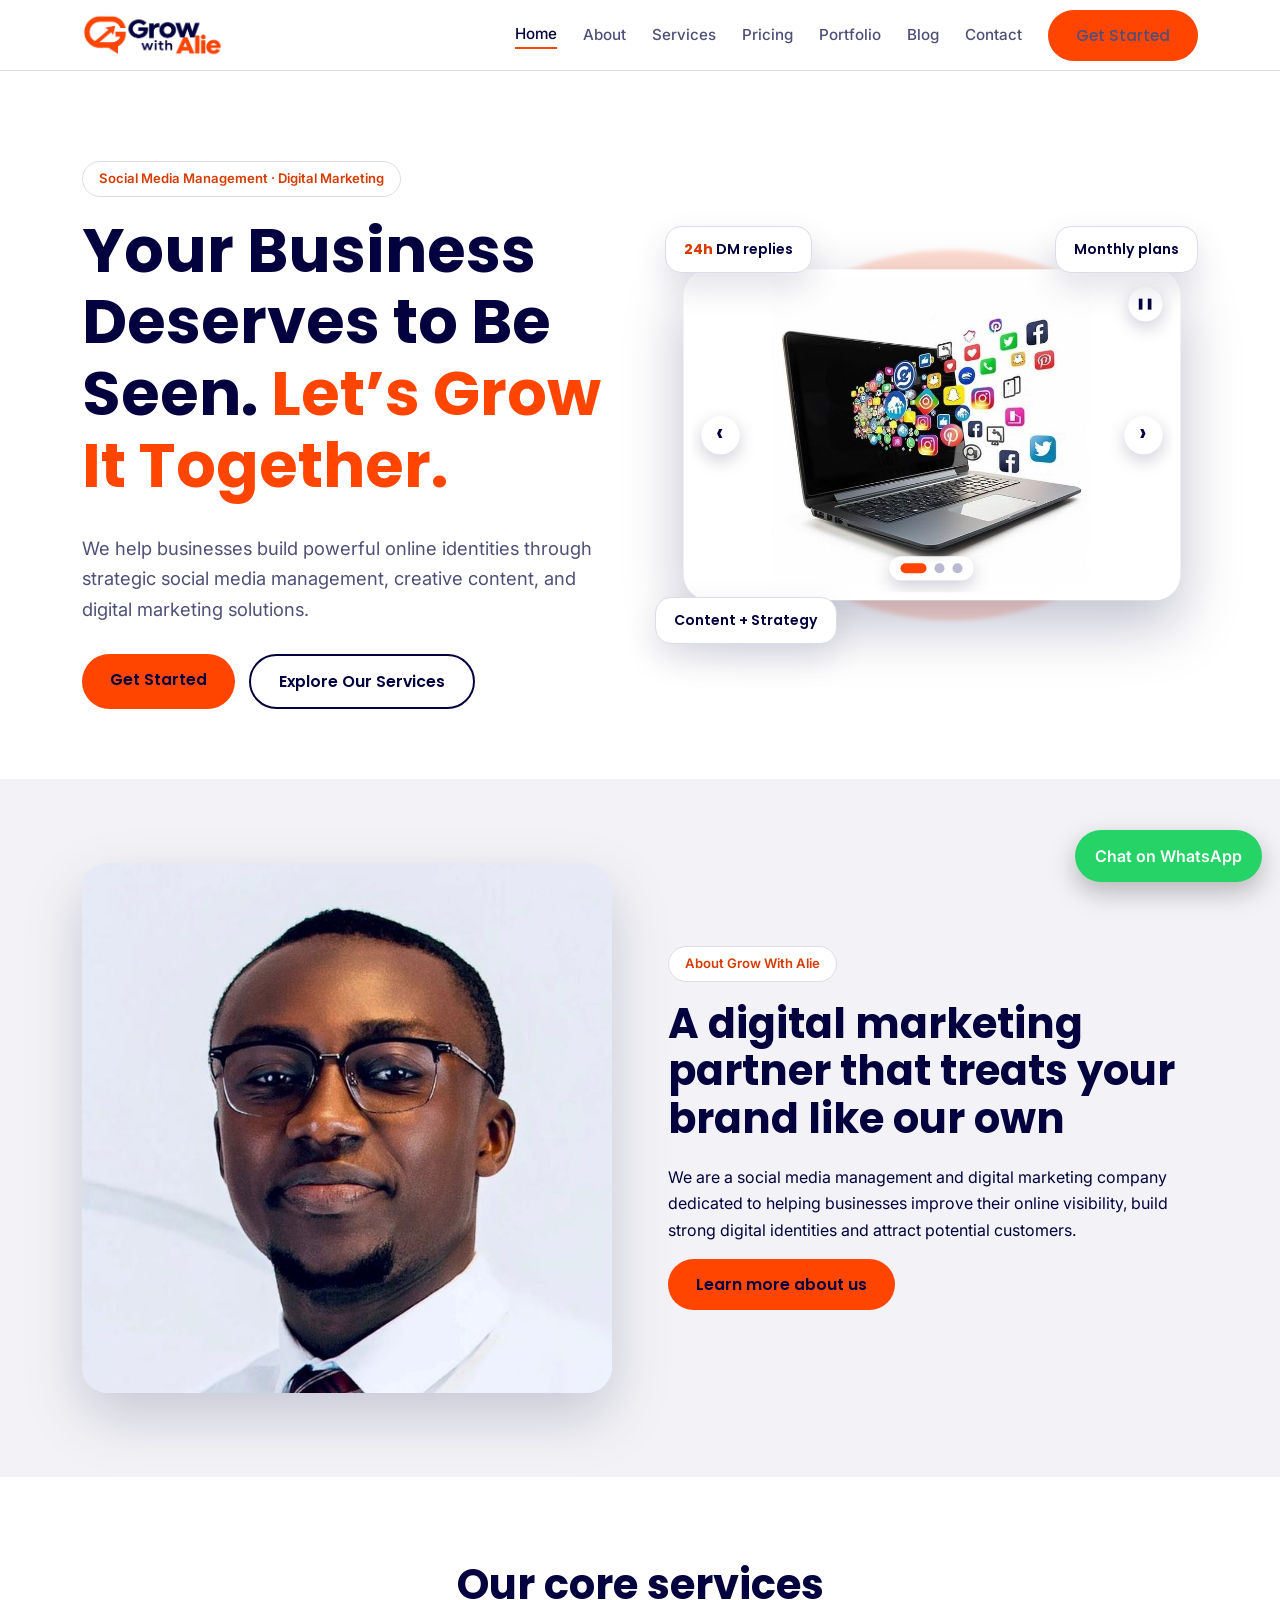
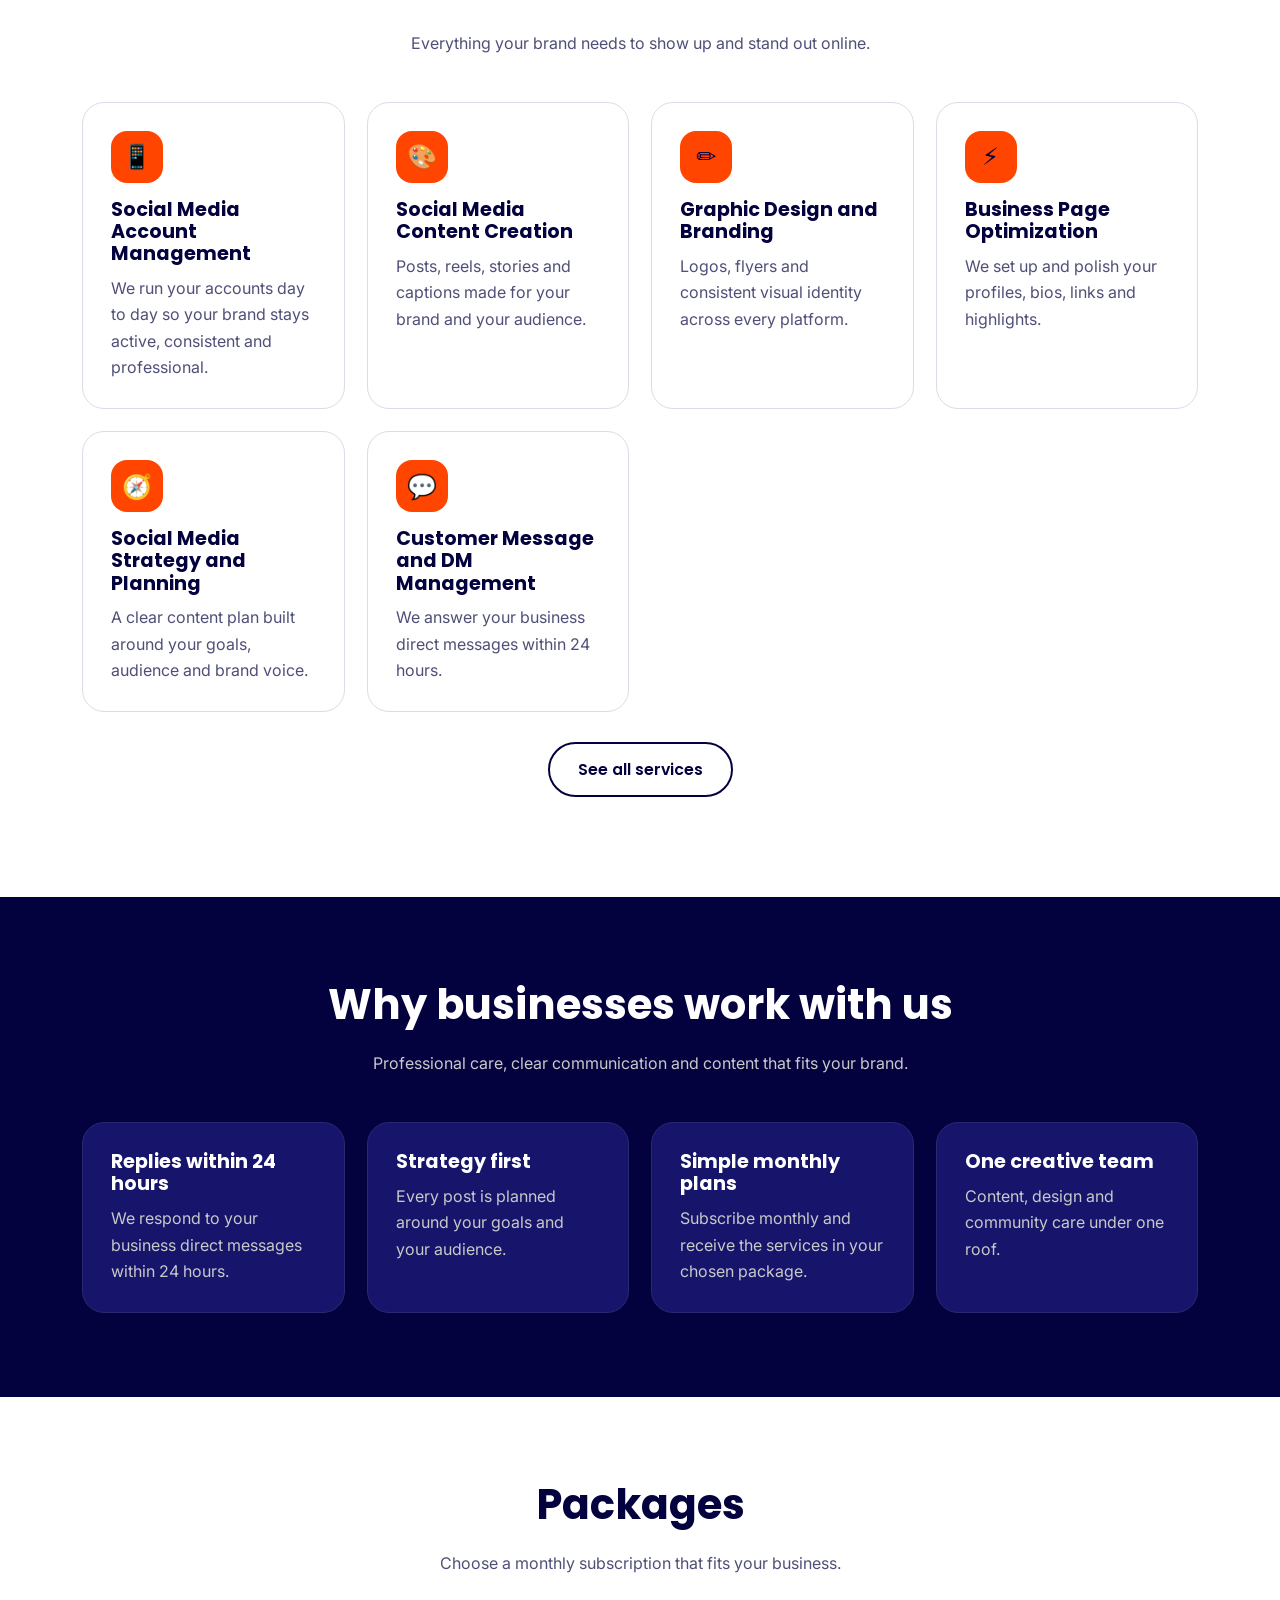
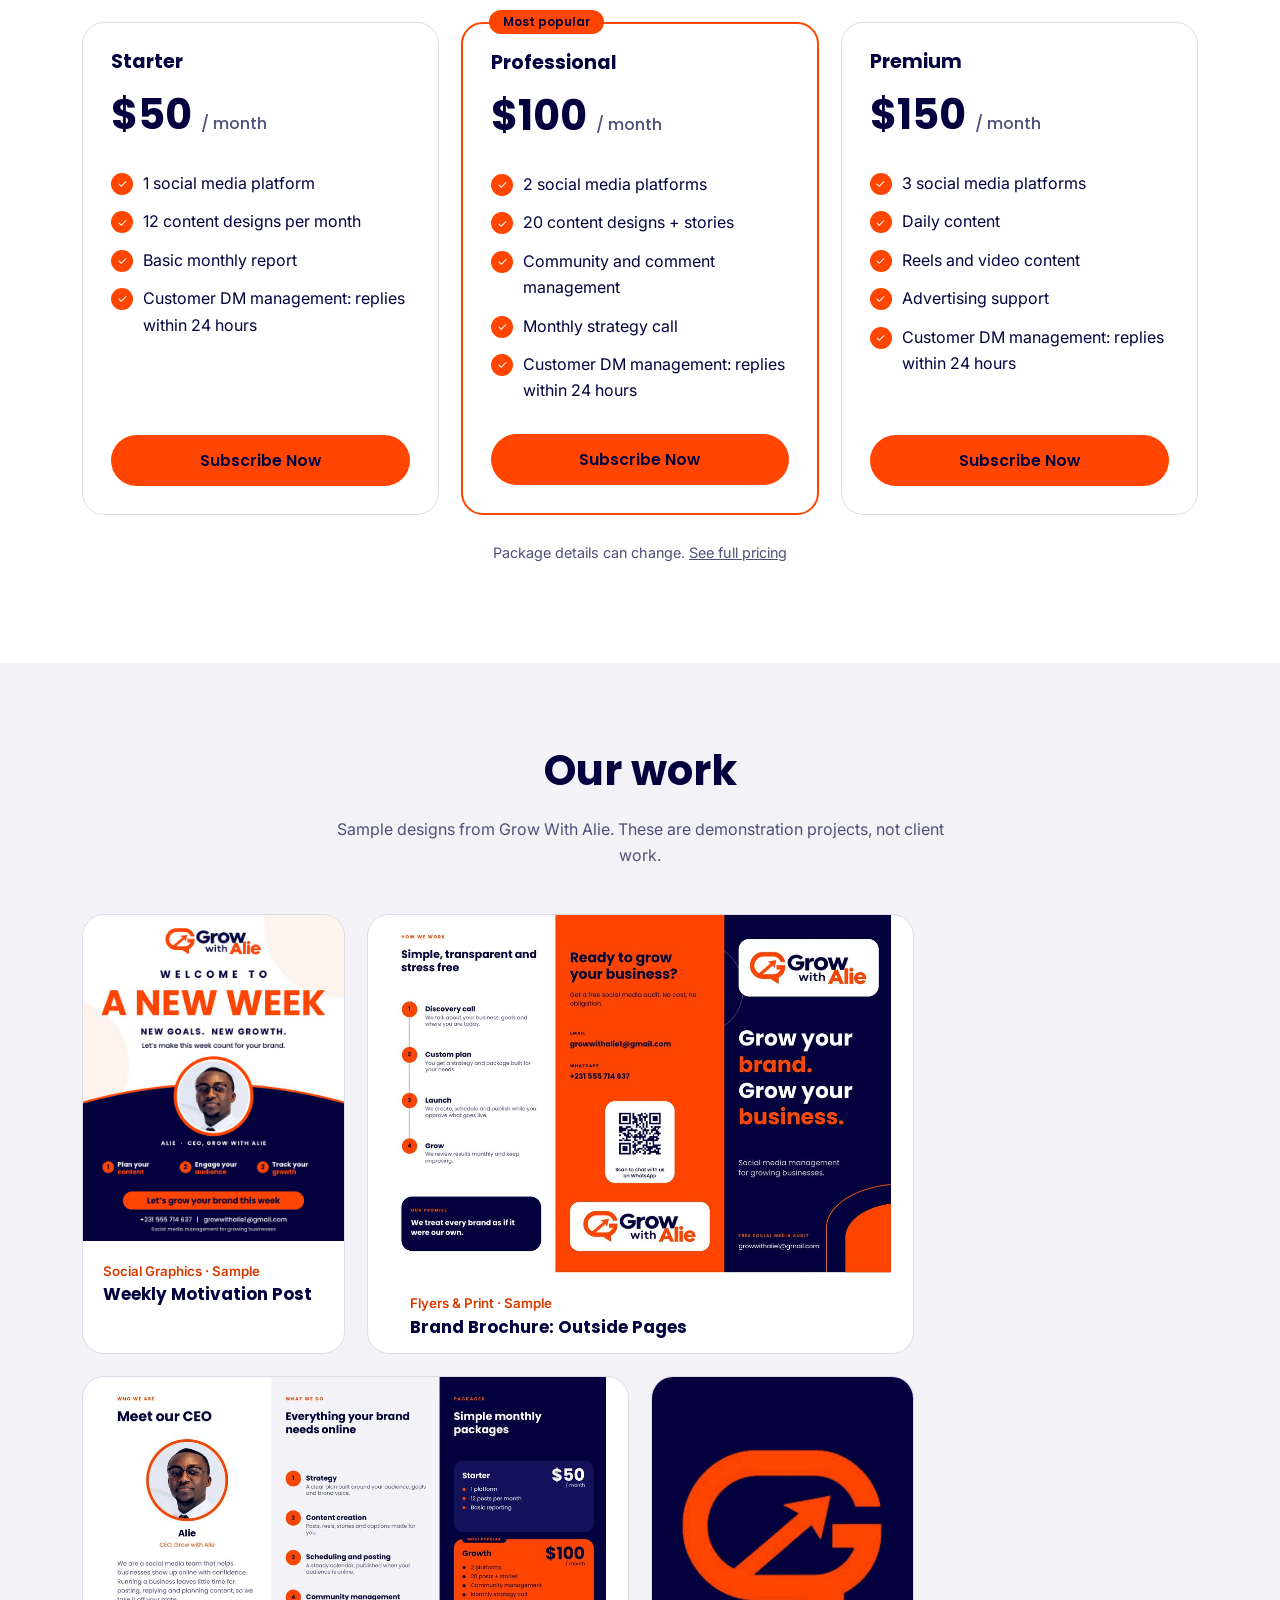
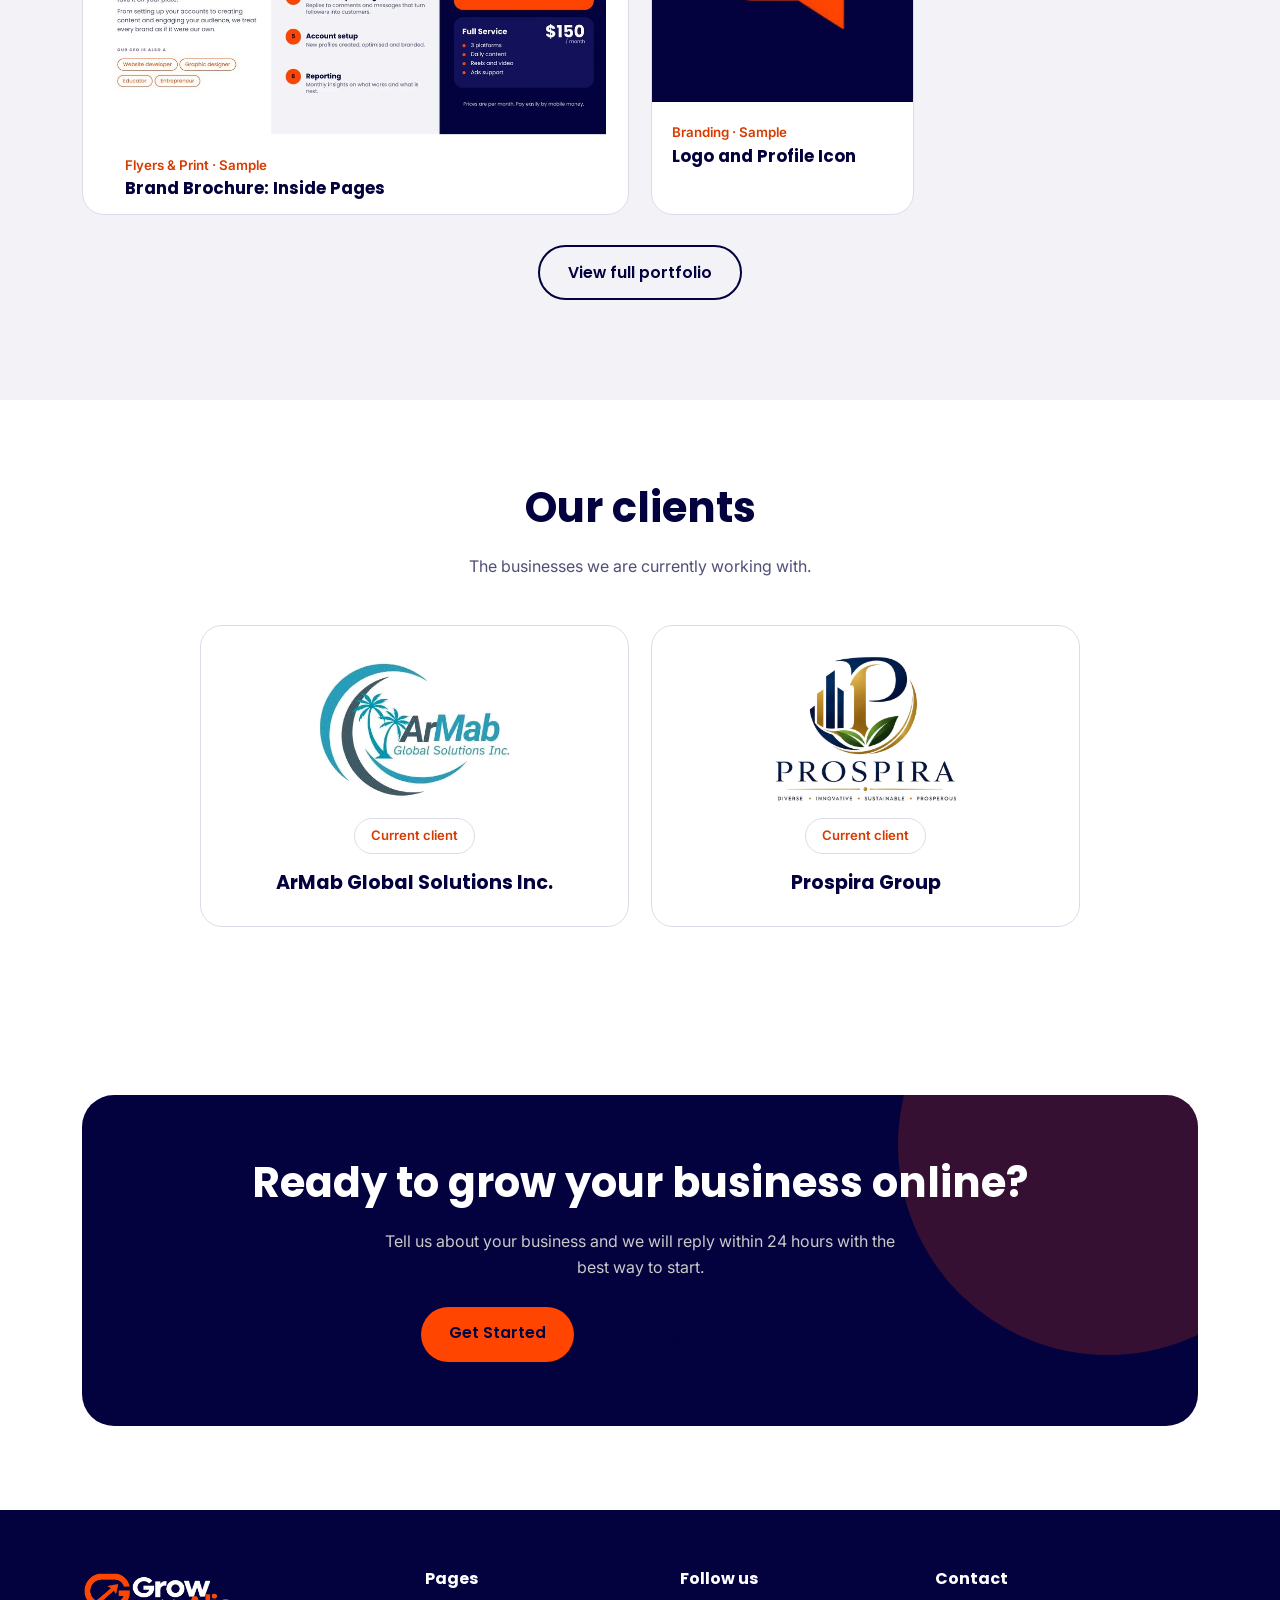
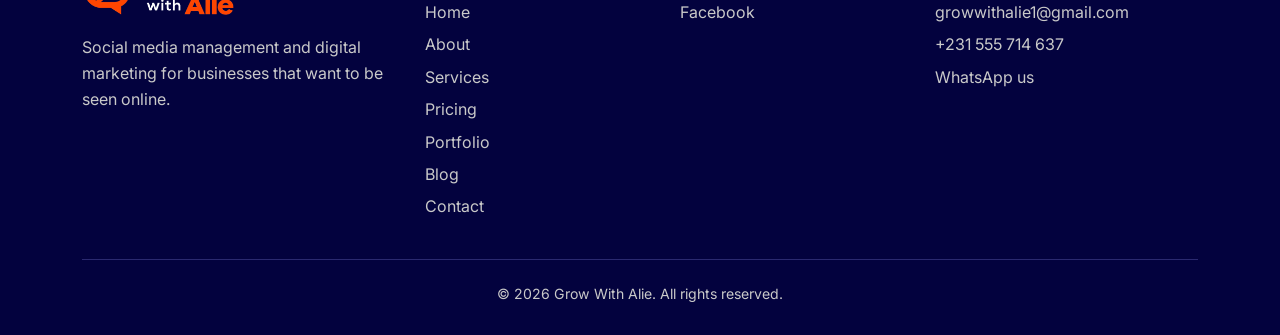
<file: index.html>
<!DOCTYPE html><html lang="en"><head><meta charset="utf-8"><meta name="viewport" content="width=device-width,initial-scale=1">
<title>Grow With Alie | Social Media Management Company & Digital Marketing Agency</title><meta name="description" content="Grow With Alie is a social media management company and digital marketing agency helping businesses build strong online identities, content and brand visibility."><meta property="og:title" content="Grow With Alie | Social Media Management Company & Digital Marketing Agency"><meta property="og:description" content="Grow With Alie is a social media management company and digital marketing agency helping businesses build strong online identities, content and brand visibility."><meta property="og:image" content="assets/logo.png"><meta name="theme-color" content="#FF4500">
<link rel="icon" href="assets/favicon.png"><link rel="preconnect" href="https://fonts.googleapis.com"><link rel="preconnect" href="https://fonts.gstatic.com" crossorigin>
<link href="https://fonts.googleapis.com/css2?family=Inter:wght@400;500;600&family=Poppins:wght@500;600;700&display=swap" rel="stylesheet"><link rel="stylesheet" href="styles.css">
<script type="application/ld+json">{"@context": "https://schema.org", "@type": "ProfessionalService", "name": "Grow With Alie", "description": "Social media management and digital marketing agency.", "email": "growwithalie1@gmail.com", "telephone": "+231555714637", "areaServed": "Liberia"}</script></head><body><a class="skip" href="#main">Skip to content</a>
<nav aria-label="Main"><div class="w"><a href="index.html"><img src="assets/logo.png" alt="Grow With Alie logo"></a><button class="mb" aria-label="Menu" aria-expanded="false">☰</button><div class="links"><a href="index.html" class="on" aria-current="page">Home</a><a href="about.html">About</a><a href="services.html">Services</a><a href="pricing.html">Pricing</a><a href="portfolio.html">Portfolio</a><a href="blog.html">Blog</a><a href="contact.html">Contact</a><a class="btn" href="contact.html">Get Started</a></div></div></nav>
<main id="main"><section class="hero"><div class="w"><div><span class="tag">Social Media Management · Digital Marketing</span><h1>Your Business Deserves to Be Seen. <span>Let’s Grow It Together.</span></h1>
<p class="l">We help businesses build powerful online identities through strategic social media management, creative content, and digital marketing solutions.</p>
<div class="cta"><a class="btn" href="contact.html">Get Started</a><a class="btn o" href="services.html">Explore Our Services</a></div></div>
<div class="vis"><div class="orb" aria-hidden="true"></div>
<div class="ss" role="region" aria-roledescription="carousel" aria-label="Social media management highlights" tabindex="0">
<div class="ss-v" aria-live="off">
<figure class="sl on" role="group" aria-roledescription="slide" aria-label="1 of 3"><img class="ct" src="assets/slide-1.jpg" width="1200" height="1200" fetchpriority="high" alt="A laptop with social media app icons floating out of its screen"></figure>
<figure class="sl" role="group" aria-roledescription="slide" aria-label="2 of 3" aria-hidden="true"><img src="assets/slide-2.jpg" width="1199" height="654" loading="lazy" alt="A laptop showing a content calendar, connected to social media platform icons"></figure>
<figure class="sl" role="group" aria-roledescription="slide" aria-label="3 of 3" aria-hidden="true"><img src="assets/slide-3.jpg" width="1199" height="654" loading="lazy" alt="A monitor, tablet and phone showing analytics under a banner reading Social Media Management Service"></figure>
</div>
<button type="button" class="ss-b ss-prev" aria-label="Previous slide">‹</button><button type="button" class="ss-b ss-next" aria-label="Next slide">›</button>
<button type="button" class="ss-p" aria-label="Pause slideshow">❚❚</button>
<div class="ss-d"><button type="button" class="on" aria-label="Go to slide 1" aria-current="true"></button><button type="button" aria-label="Go to slide 2" aria-current="false"></button><button type="button" aria-label="Go to slide 3" aria-current="false"></button></div>
</div>
<div class="chip c1" aria-hidden="true"><b>24h</b> DM replies</div><div class="chip c2" aria-hidden="true">Content + Strategy</div><div class="chip c3" aria-hidden="true">Monthly plans</div></div></div></section>
<section class="sec alt"><div class="w two"><img class="rv" src="assets/alie.jpg" alt="Alie Mohammed Kamara, CEO of Grow With Alie"><div class="rv"><span class="tag">About Grow With Alie</span><h2>A digital marketing partner that treats your brand like our own</h2>
<p>We are a social media management and digital marketing company dedicated to helping businesses improve their online visibility, build strong digital identities and attract potential customers.</p><a class="btn" href="about.html">Learn more about us</a></div></div></section>
<section class="sec"><div class="w"><div class="hd rv"><h2>Our core services</h2><p>Everything your brand needs to show up and stand out online.</p></div><div class="grid"><div class="card rv"><div class="ic">📱</div><h3>Social Media Account Management</h3><p>We run your accounts day to day so your brand stays active, consistent and professional.</p></div><div class="card rv"><div class="ic">🎨</div><h3>Social Media Content Creation</h3><p>Posts, reels, stories and captions made for your brand and your audience.</p></div><div class="card rv"><div class="ic">✏️</div><h3>Graphic Design and Branding</h3><p>Logos, flyers and consistent visual identity across every platform.</p></div><div class="card rv"><div class="ic">⚡</div><h3>Business Page Optimization</h3><p>We set up and polish your profiles, bios, links and highlights.</p></div><div class="card rv"><div class="ic">🧭</div><h3>Social Media Strategy and Planning</h3><p>A clear content plan built around your goals, audience and brand voice.</p></div><div class="card rv"><div class="ic">💬</div><h3>Customer Message and DM Management</h3><p>We answer your business direct messages within 24 hours.</p></div></div><p style="text-align:center;margin-top:30px"><a class="btn o" href="services.html">See all services</a></p></div></section>
<section class="sec dark"><div class="w"><div class="hd rv"><h2>Why businesses work with us</h2><p>Professional care, clear communication and content that fits your brand.</p></div><div class="grid">
<div class="card rv" style="background:#16156b;border-color:#2a2970"><h3>Replies within 24 hours</h3><p style="color:#c9c9c9">We respond to your business direct messages within 24 hours.</p></div>
<div class="card rv" style="background:#16156b;border-color:#2a2970"><h3>Strategy first</h3><p style="color:#c9c9c9">Every post is planned around your goals and your audience.</p></div>
<div class="card rv" style="background:#16156b;border-color:#2a2970"><h3>Simple monthly plans</h3><p style="color:#c9c9c9">Subscribe monthly and receive the services in your chosen package.</p></div>
<div class="card rv" style="background:#16156b;border-color:#2a2970"><h3>One creative team</h3><p style="color:#c9c9c9">Content, design and community care under one roof.</p></div></div></div></section>
<section class="sec"><div class="w"><div class="hd rv"><h2>Packages</h2><p>Choose a monthly subscription that fits your business.</p></div><div class="grid" id="pk" data-n="3"></div><p class="note">Package details can change. <a href="pricing.html">See full pricing</a></p></div></section>
<section class="sec alt"><div class="w"><div class="hd rv"><h2>Our work</h2><p>Sample designs from Grow With Alie. These are demonstration projects, not client work.</p></div><div class="pf" id="pf"></div><p style="text-align:center;margin-top:30px"><a class="btn o" href="portfolio.html">View full portfolio</a></p></div></section>
<section class="sec"><div class="w"><div class="hd rv"><h2 id="tsh">Our clients</h2><p id="tsp">The businesses we are currently working with.</p></div><div class="grid" id="ts"></div></div></section><section class="sec"><div class="w"><div class="cb rv"><h2>Ready to grow your business online?</h2><p>Tell us about your business and we will reply within 24 hours with the best way to start.</p><div class="cta" style="justify-content:center"><a class="btn" href="contact.html">Get Started</a><a class="btn o" data-wa="Hello Grow With Alie, I would like to start a subscription inquiry.">Message us on WhatsApp</a></div></div></div></section></main>
<footer><div class="w"><div class="grid"><div><img src="assets/logo-white.png" alt="Grow With Alie"><p>Social media management and digital marketing for businesses that want to be seen online.</p></div>
<div><h3>Pages</h3><a href="index.html">Home</a><a href="about.html">About</a><a href="services.html">Services</a><a href="pricing.html">Pricing</a><a href="portfolio.html">Portfolio</a><a href="blog.html">Blog</a><a href="contact.html">Contact</a></div><div><h3>Follow us</h3><div class="soc"></div></div><div><h3>Contact</h3><a data-mail href="#"></a><a data-phone href="#"></a><a data-wa="Hello Grow With Alie, I would like to know more about your services.">WhatsApp us</a></div></div>
<div class="bt">© <span class="yr"></span> Grow With Alie. All rights reserved.</div></div></footer>
<a class="wa" data-wa="Hello Grow With Alie, I would like to know more about your services." aria-label="Chat on WhatsApp">Chat on WhatsApp</a><script src="config.js"></script><script src="app.js"></script></body></html>
</file>
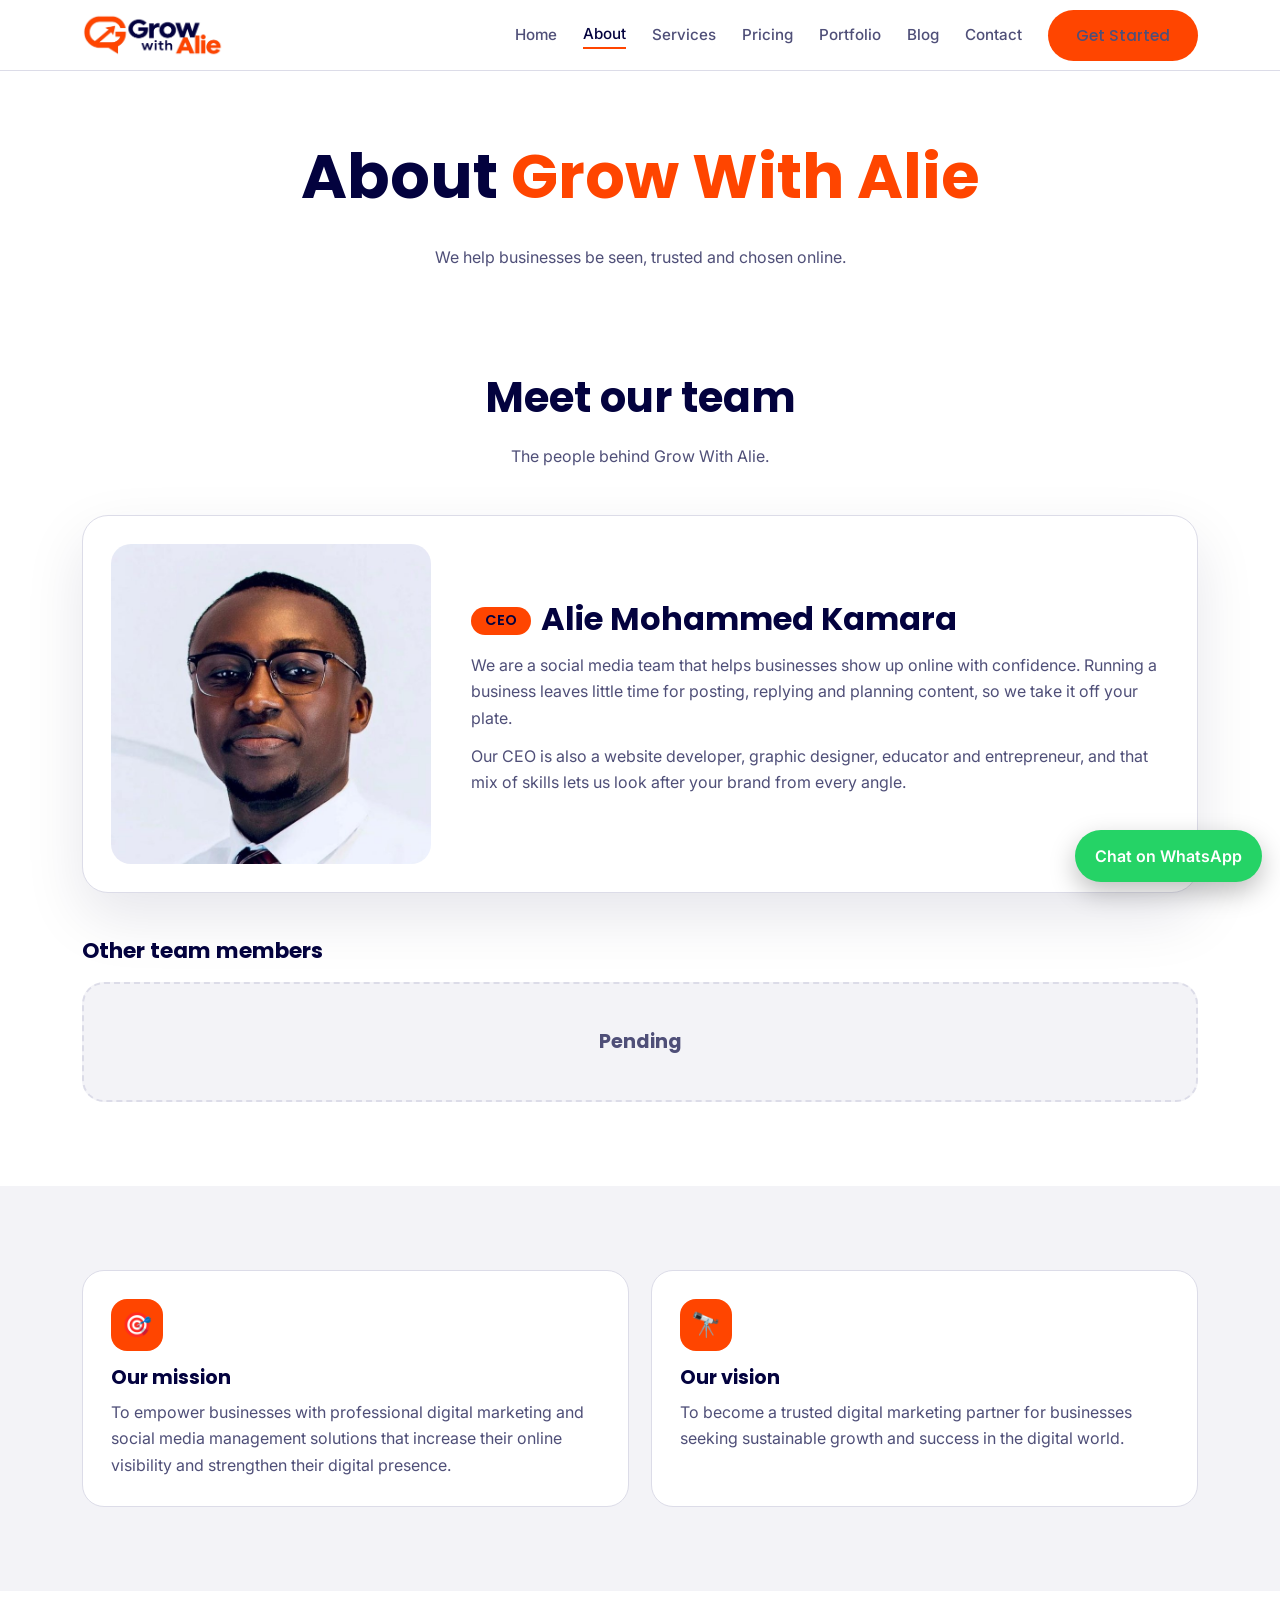
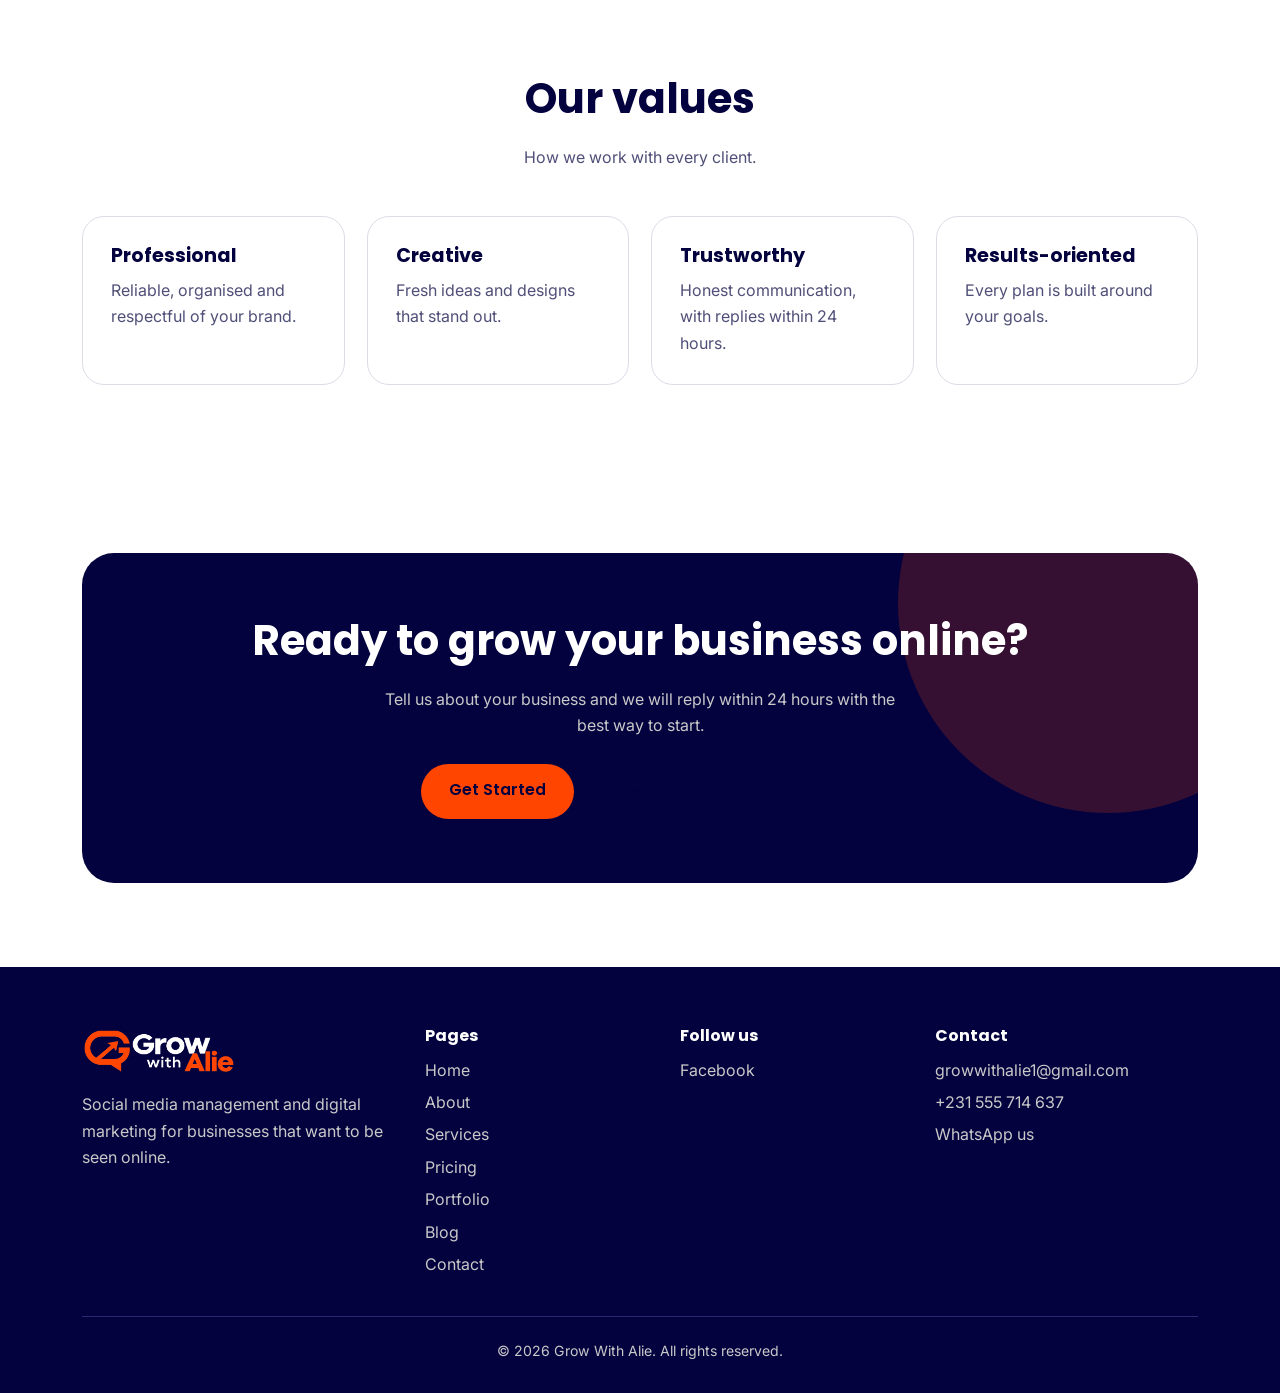
<file: about.html>
<!DOCTYPE html><html lang="en"><head><meta charset="utf-8"><meta name="viewport" content="width=device-width,initial-scale=1">
<title>About Grow With Alie | Digital Marketing Agency</title><meta name="description" content="Meet Grow With Alie: our mission, vision and values as a social media management and digital marketing company."><meta property="og:title" content="About Grow With Alie | Digital Marketing Agency"><meta property="og:description" content="Meet Grow With Alie: our mission, vision and values as a social media management and digital marketing company."><meta property="og:image" content="assets/logo.png"><meta name="theme-color" content="#FF4500">
<link rel="icon" href="assets/favicon.png"><link rel="preconnect" href="https://fonts.googleapis.com"><link rel="preconnect" href="https://fonts.gstatic.com" crossorigin>
<link href="https://fonts.googleapis.com/css2?family=Inter:wght@400;500;600&family=Poppins:wght@500;600;700&display=swap" rel="stylesheet"><link rel="stylesheet" href="styles.css">
<script type="application/ld+json">{"@context": "https://schema.org", "@type": "ProfessionalService", "name": "Grow With Alie", "description": "Social media management and digital marketing agency.", "email": "growwithalie1@gmail.com", "telephone": "+231555714637", "areaServed": "Liberia"}</script></head><body><a class="skip" href="#main">Skip to content</a>
<nav aria-label="Main"><div class="w"><a href="index.html"><img src="assets/logo.png" alt="Grow With Alie logo"></a><button class="mb" aria-label="Menu" aria-expanded="false">☰</button><div class="links"><a href="index.html">Home</a><a href="about.html" class="on" aria-current="page">About</a><a href="services.html">Services</a><a href="pricing.html">Pricing</a><a href="portfolio.html">Portfolio</a><a href="blog.html">Blog</a><a href="contact.html">Contact</a><a class="btn" href="contact.html">Get Started</a></div></div></nav>
<main id="main"><section class="pg"><div class="w"><h1>About <span class="gt">Grow With Alie</span></h1><p>We help businesses be seen, trusted and chosen online.</p></div></section><section class="sec"><div class="w"><div class="hd rv"><h2>Meet our team</h2><p>The people behind Grow With Alie.</p></div>
<article class="mem rv"><img src="assets/alie.jpg" alt="Alie Mohammed Kamara, CEO of Grow With Alie"><div><h3 class="nm"><span class="role">CEO</span>Alie Mohammed Kamara</h3>
<p>We are a social media team that helps businesses show up online with confidence. Running a business leaves little time for posting, replying and planning content, so we take it off your plate.</p>
<p>Our CEO is also a website developer, graphic designer, educator and entrepreneur, and that mix of skills lets us look after your brand from every angle.</p></div></article>
<h3 class="sub rv">Other team members</h3><div class="grid tmg" id="tm"></div></div></section>
<section class="sec alt"><div class="w"><div class="grid"><div class="card rv"><div class="ic">🎯</div><h3>Our mission</h3><p>To empower businesses with professional digital marketing and social media management solutions that increase their online visibility and strengthen their digital presence.</p></div>
<div class="card rv"><div class="ic">🔭</div><h3>Our vision</h3><p>To become a trusted digital marketing partner for businesses seeking sustainable growth and success in the digital world.</p></div></div></div></section>
<section class="sec"><div class="w"><div class="hd rv"><h2>Our values</h2><p>How we work with every client.</p></div><div class="grid"><div class="card rv"><h3>Professional</h3><p>Reliable, organised and respectful of your brand.</p></div><div class="card rv"><h3>Creative</h3><p>Fresh ideas and designs that stand out.</p></div><div class="card rv"><h3>Trustworthy</h3><p>Honest communication, with replies within 24 hours.</p></div><div class="card rv"><h3>Results-oriented</h3><p>Every plan is built around your goals.</p></div></div></div></section><section class="sec"><div class="w"><div class="cb rv"><h2>Ready to grow your business online?</h2><p>Tell us about your business and we will reply within 24 hours with the best way to start.</p><div class="cta" style="justify-content:center"><a class="btn" href="contact.html">Get Started</a><a class="btn o" data-wa="Hello Grow With Alie, I would like to start a subscription inquiry.">Message us on WhatsApp</a></div></div></div></section></main>
<footer><div class="w"><div class="grid"><div><img src="assets/logo-white.png" alt="Grow With Alie"><p>Social media management and digital marketing for businesses that want to be seen online.</p></div>
<div><h3>Pages</h3><a href="index.html">Home</a><a href="about.html">About</a><a href="services.html">Services</a><a href="pricing.html">Pricing</a><a href="portfolio.html">Portfolio</a><a href="blog.html">Blog</a><a href="contact.html">Contact</a></div><div><h3>Follow us</h3><div class="soc"></div></div><div><h3>Contact</h3><a data-mail href="#"></a><a data-phone href="#"></a><a data-wa="Hello Grow With Alie, I would like to know more about your services.">WhatsApp us</a></div></div>
<div class="bt">© <span class="yr"></span> Grow With Alie. All rights reserved.</div></div></footer>
<a class="wa" data-wa="Hello Grow With Alie, I would like to know more about your services." aria-label="Chat on WhatsApp">Chat on WhatsApp</a><script src="config.js"></script><script src="app.js"></script></body></html>
</file>
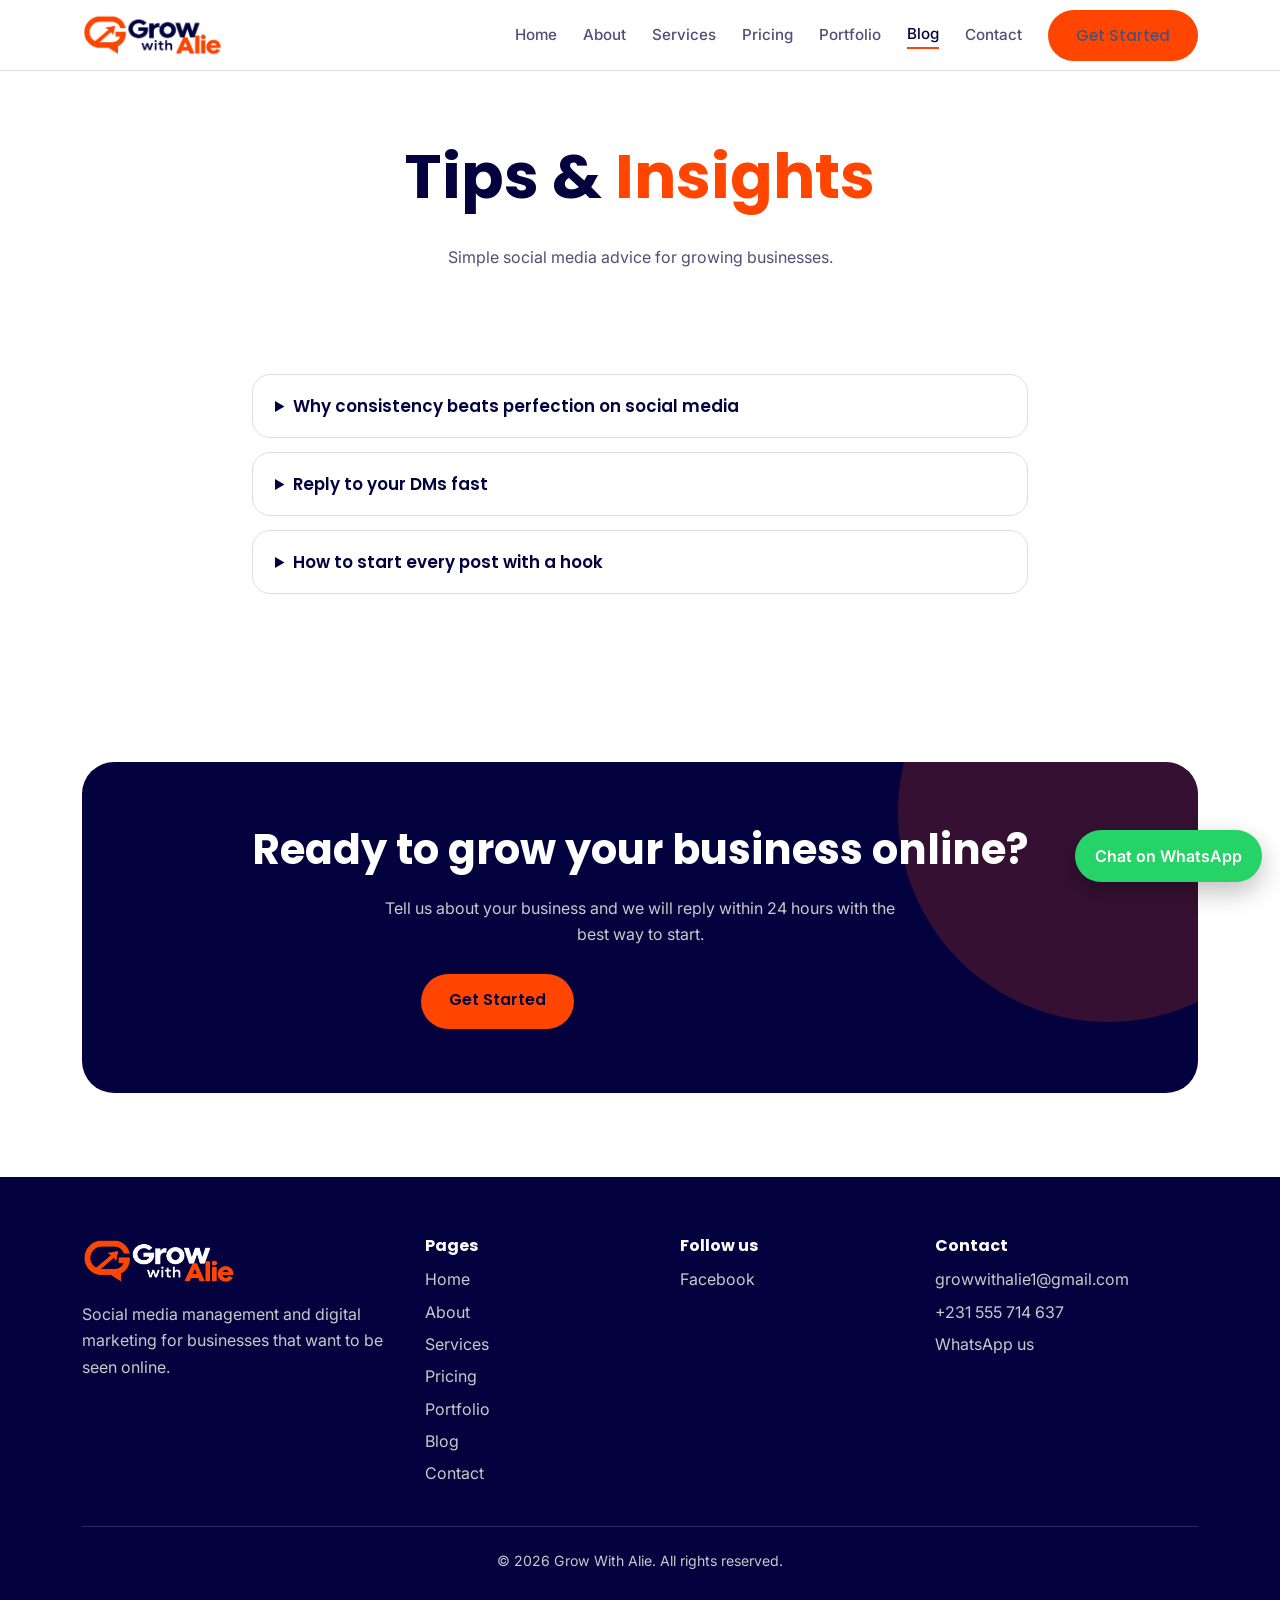
<file: blog.html>
<!DOCTYPE html><html lang="en"><head><meta charset="utf-8"><meta name="viewport" content="width=device-width,initial-scale=1">
<title>Social Media Tips & Blog | Grow With Alie</title><meta name="description" content="Practical social media and content tips from Grow With Alie."><meta property="og:title" content="Social Media Tips & Blog | Grow With Alie"><meta property="og:description" content="Practical social media and content tips from Grow With Alie."><meta property="og:image" content="assets/logo.png"><meta name="theme-color" content="#FF4500">
<link rel="icon" href="assets/favicon.png"><link rel="preconnect" href="https://fonts.googleapis.com"><link rel="preconnect" href="https://fonts.gstatic.com" crossorigin>
<link href="https://fonts.googleapis.com/css2?family=Inter:wght@400;500;600&family=Poppins:wght@500;600;700&display=swap" rel="stylesheet"><link rel="stylesheet" href="styles.css">
<script type="application/ld+json">{"@context": "https://schema.org", "@type": "ProfessionalService", "name": "Grow With Alie", "description": "Social media management and digital marketing agency.", "email": "growwithalie1@gmail.com", "telephone": "+231555714637", "areaServed": "Liberia"}</script></head><body><a class="skip" href="#main">Skip to content</a>
<nav aria-label="Main"><div class="w"><a href="index.html"><img src="assets/logo.png" alt="Grow With Alie logo"></a><button class="mb" aria-label="Menu" aria-expanded="false">☰</button><div class="links"><a href="index.html">Home</a><a href="about.html">About</a><a href="services.html">Services</a><a href="pricing.html">Pricing</a><a href="portfolio.html">Portfolio</a><a href="blog.html" class="on" aria-current="page">Blog</a><a href="contact.html">Contact</a><a class="btn" href="contact.html">Get Started</a></div></div></nav>
<main id="main"><section class="pg"><div class="w"><h1>Tips & <span class="gt">Insights</span></h1><p>Simple social media advice for growing businesses.</p></div></section><section class="sec"><div class="w" style="max-width:820px"><div style="display:grid;gap:14px" id="bl"></div></div></section><section class="sec"><div class="w"><div class="cb rv"><h2>Ready to grow your business online?</h2><p>Tell us about your business and we will reply within 24 hours with the best way to start.</p><div class="cta" style="justify-content:center"><a class="btn" href="contact.html">Get Started</a><a class="btn o" data-wa="Hello Grow With Alie, I would like to start a subscription inquiry.">Message us on WhatsApp</a></div></div></div></section></main>
<footer><div class="w"><div class="grid"><div><img src="assets/logo-white.png" alt="Grow With Alie"><p>Social media management and digital marketing for businesses that want to be seen online.</p></div>
<div><h3>Pages</h3><a href="index.html">Home</a><a href="about.html">About</a><a href="services.html">Services</a><a href="pricing.html">Pricing</a><a href="portfolio.html">Portfolio</a><a href="blog.html">Blog</a><a href="contact.html">Contact</a></div><div><h3>Follow us</h3><div class="soc"></div></div><div><h3>Contact</h3><a data-mail href="#"></a><a data-phone href="#"></a><a data-wa="Hello Grow With Alie, I would like to know more about your services.">WhatsApp us</a></div></div>
<div class="bt">© <span class="yr"></span> Grow With Alie. All rights reserved.</div></div></footer>
<a class="wa" data-wa="Hello Grow With Alie, I would like to know more about your services." aria-label="Chat on WhatsApp">Chat on WhatsApp</a><script src="config.js"></script><script src="app.js"></script></body></html>
</file>
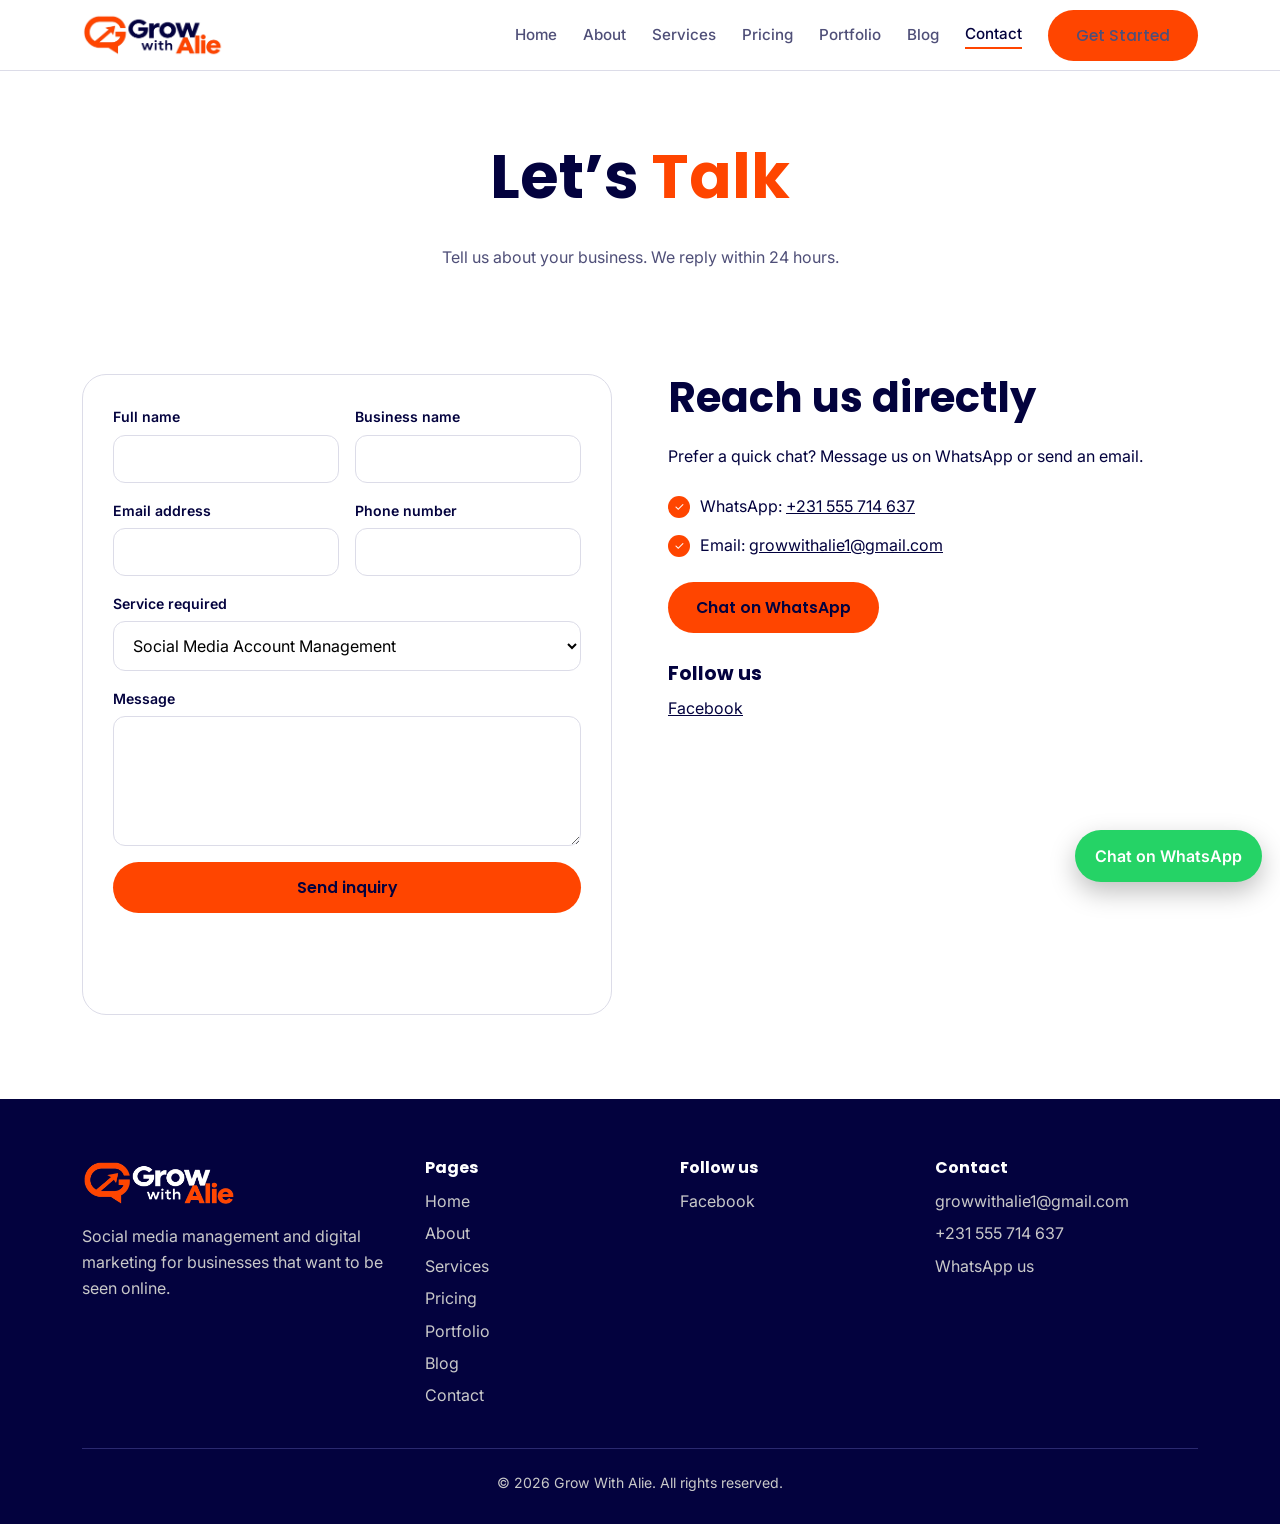
<file: contact.html>
<!DOCTYPE html><html lang="en"><head><meta charset="utf-8"><meta name="viewport" content="width=device-width,initial-scale=1">
<title>Contact Grow With Alie | Social Media Management Inquiry</title><meta name="description" content="Contact Grow With Alie to ask about social media management, content creation and monthly packages."><meta property="og:title" content="Contact Grow With Alie | Social Media Management Inquiry"><meta property="og:description" content="Contact Grow With Alie to ask about social media management, content creation and monthly packages."><meta property="og:image" content="assets/logo.png"><meta name="theme-color" content="#FF4500">
<link rel="icon" href="assets/favicon.png"><link rel="preconnect" href="https://fonts.googleapis.com"><link rel="preconnect" href="https://fonts.gstatic.com" crossorigin>
<link href="https://fonts.googleapis.com/css2?family=Inter:wght@400;500;600&family=Poppins:wght@500;600;700&display=swap" rel="stylesheet"><link rel="stylesheet" href="styles.css">
<script type="application/ld+json">{"@context": "https://schema.org", "@type": "ProfessionalService", "name": "Grow With Alie", "description": "Social media management and digital marketing agency.", "email": "growwithalie1@gmail.com", "telephone": "+231555714637", "areaServed": "Liberia"}</script></head><body><a class="skip" href="#main">Skip to content</a>
<nav aria-label="Main"><div class="w"><a href="index.html"><img src="assets/logo.png" alt="Grow With Alie logo"></a><button class="mb" aria-label="Menu" aria-expanded="false">☰</button><div class="links"><a href="index.html">Home</a><a href="about.html">About</a><a href="services.html">Services</a><a href="pricing.html">Pricing</a><a href="portfolio.html">Portfolio</a><a href="blog.html">Blog</a><a href="contact.html" class="on" aria-current="page">Contact</a><a class="btn" href="contact.html">Get Started</a></div></div></nav>
<main id="main"><section class="pg"><div class="w"><h1>Let’s <span class="gt">Talk</span></h1><p>Tell us about your business. We reply within 24 hours.</p></div></section>
<section class="sec"><div class="w two" style="align-items:start"><div class="box rv"><form id="cf"><input type="text" name="_honey" style="display:none" tabindex="-1" autocomplete="off">
<div class="fr"><label>Full name<input name="name" required autocomplete="name"></label><label>Business name<input name="business" required></label></div>
<div class="fr"><label>Email address<input name="email" type="email" required autocomplete="email"></label><label>Phone number<input name="phone" type="tel" autocomplete="tel"></label></div>
<label>Service required<select name="service"><option>Social Media Account Management</option><option>Content Creation</option><option>Graphic Design and Branding</option><option>Business Page Optimization</option><option>Strategy and Planning</option><option>DM Management</option><option>Not sure yet</option></select></label>
<label>Message<textarea name="message" required></textarea></label><button class="btn" type="submit">Send inquiry</button><p class="msg" id="cm" role="status" aria-live="polite"></p></form></div>
<div class="rv"><h2>Reach us directly</h2><p>Prefer a quick chat? Message us on WhatsApp or send an email.</p><ul class="ck"><li>WhatsApp: <a data-phone href="#"></a></li><li>Email: <a data-mail href="#"></a></li></ul>
<div class="cta"><a class="btn" data-wa="Hello Grow With Alie, I would like to start a subscription inquiry.">Chat on WhatsApp</a></div><h3 style="margin-top:30px">Follow us</h3><div class="soc" style="display:flex;gap:16px"></div></div></div></section></main>
<footer><div class="w"><div class="grid"><div><img src="assets/logo-white.png" alt="Grow With Alie"><p>Social media management and digital marketing for businesses that want to be seen online.</p></div>
<div><h3>Pages</h3><a href="index.html">Home</a><a href="about.html">About</a><a href="services.html">Services</a><a href="pricing.html">Pricing</a><a href="portfolio.html">Portfolio</a><a href="blog.html">Blog</a><a href="contact.html">Contact</a></div><div><h3>Follow us</h3><div class="soc"></div></div><div><h3>Contact</h3><a data-mail href="#"></a><a data-phone href="#"></a><a data-wa="Hello Grow With Alie, I would like to know more about your services.">WhatsApp us</a></div></div>
<div class="bt">© <span class="yr"></span> Grow With Alie. All rights reserved.</div></div></footer>
<a class="wa" data-wa="Hello Grow With Alie, I would like to know more about your services." aria-label="Chat on WhatsApp">Chat on WhatsApp</a><script src="config.js"></script><script src="app.js"></script></body></html>
</file>
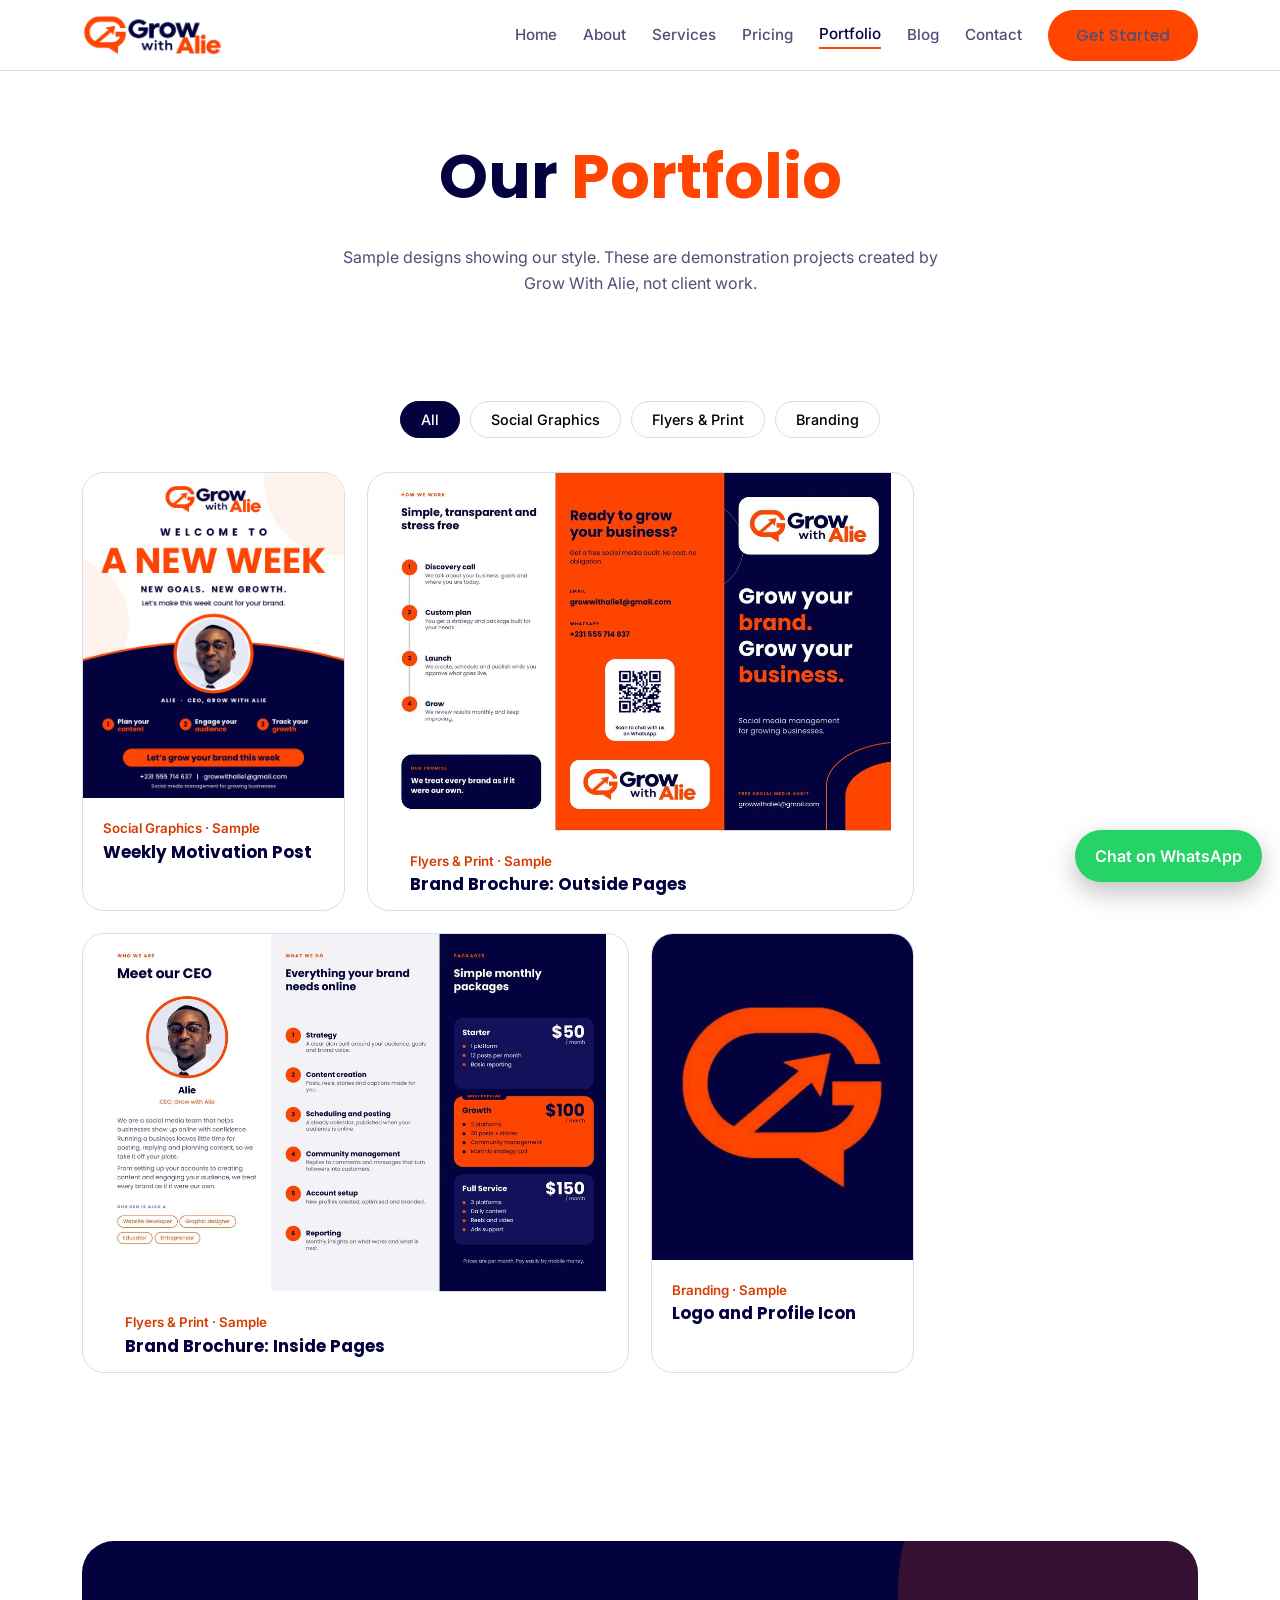
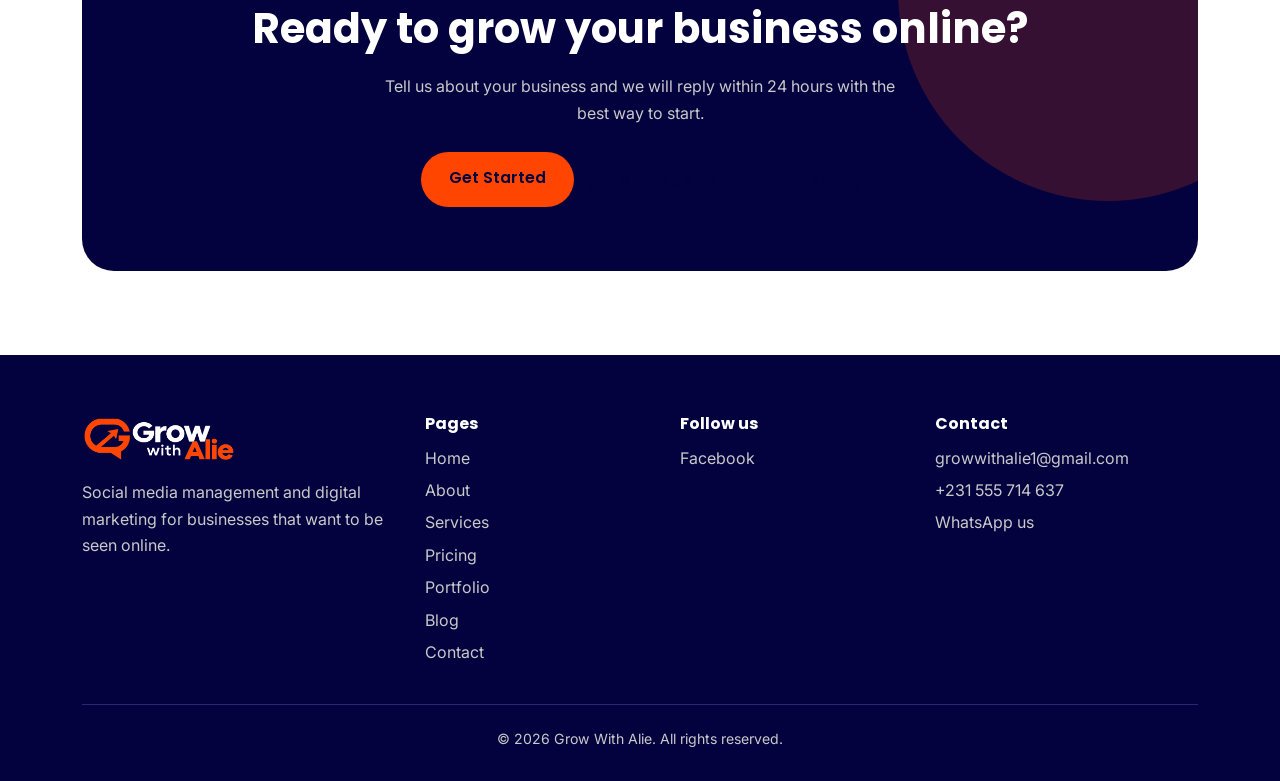
<file: portfolio.html>
<!DOCTYPE html><html lang="en"><head><meta charset="utf-8"><meta name="viewport" content="width=device-width,initial-scale=1">
<title>Portfolio: Social Media Designs & Branding | Grow With Alie</title><meta name="description" content="Browse sample social media graphics, flyers, branding and content designs from Grow With Alie."><meta property="og:title" content="Portfolio: Social Media Designs & Branding | Grow With Alie"><meta property="og:description" content="Browse sample social media graphics, flyers, branding and content designs from Grow With Alie."><meta property="og:image" content="assets/logo.png"><meta name="theme-color" content="#FF4500">
<link rel="icon" href="assets/favicon.png"><link rel="preconnect" href="https://fonts.googleapis.com"><link rel="preconnect" href="https://fonts.gstatic.com" crossorigin>
<link href="https://fonts.googleapis.com/css2?family=Inter:wght@400;500;600&family=Poppins:wght@500;600;700&display=swap" rel="stylesheet"><link rel="stylesheet" href="styles.css">
<script type="application/ld+json">{"@context": "https://schema.org", "@type": "ProfessionalService", "name": "Grow With Alie", "description": "Social media management and digital marketing agency.", "email": "growwithalie1@gmail.com", "telephone": "+231555714637", "areaServed": "Liberia"}</script></head><body><a class="skip" href="#main">Skip to content</a>
<nav aria-label="Main"><div class="w"><a href="index.html"><img src="assets/logo.png" alt="Grow With Alie logo"></a><button class="mb" aria-label="Menu" aria-expanded="false">☰</button><div class="links"><a href="index.html">Home</a><a href="about.html">About</a><a href="services.html">Services</a><a href="pricing.html">Pricing</a><a href="portfolio.html" class="on" aria-current="page">Portfolio</a><a href="blog.html">Blog</a><a href="contact.html">Contact</a><a class="btn" href="contact.html">Get Started</a></div></div></nav>
<main id="main"><section class="pg"><div class="w"><h1>Our <span class="gt">Portfolio</span></h1><p>Sample designs showing our style. These are demonstration projects created by Grow With Alie, not client work.</p></div></section><section class="sec"><div class="w"><div class="flt" id="flt" role="group" aria-label="Filter projects"></div><div class="pf" id="pf"></div></div></section><section class="sec"><div class="w"><div class="cb rv"><h2>Ready to grow your business online?</h2><p>Tell us about your business and we will reply within 24 hours with the best way to start.</p><div class="cta" style="justify-content:center"><a class="btn" href="contact.html">Get Started</a><a class="btn o" data-wa="Hello Grow With Alie, I would like to start a subscription inquiry.">Message us on WhatsApp</a></div></div></div></section></main>
<footer><div class="w"><div class="grid"><div><img src="assets/logo-white.png" alt="Grow With Alie"><p>Social media management and digital marketing for businesses that want to be seen online.</p></div>
<div><h3>Pages</h3><a href="index.html">Home</a><a href="about.html">About</a><a href="services.html">Services</a><a href="pricing.html">Pricing</a><a href="portfolio.html">Portfolio</a><a href="blog.html">Blog</a><a href="contact.html">Contact</a></div><div><h3>Follow us</h3><div class="soc"></div></div><div><h3>Contact</h3><a data-mail href="#"></a><a data-phone href="#"></a><a data-wa="Hello Grow With Alie, I would like to know more about your services.">WhatsApp us</a></div></div>
<div class="bt">© <span class="yr"></span> Grow With Alie. All rights reserved.</div></div></footer>
<a class="wa" data-wa="Hello Grow With Alie, I would like to know more about your services." aria-label="Chat on WhatsApp">Chat on WhatsApp</a><script src="config.js"></script><script src="app.js"></script></body></html>
</file>
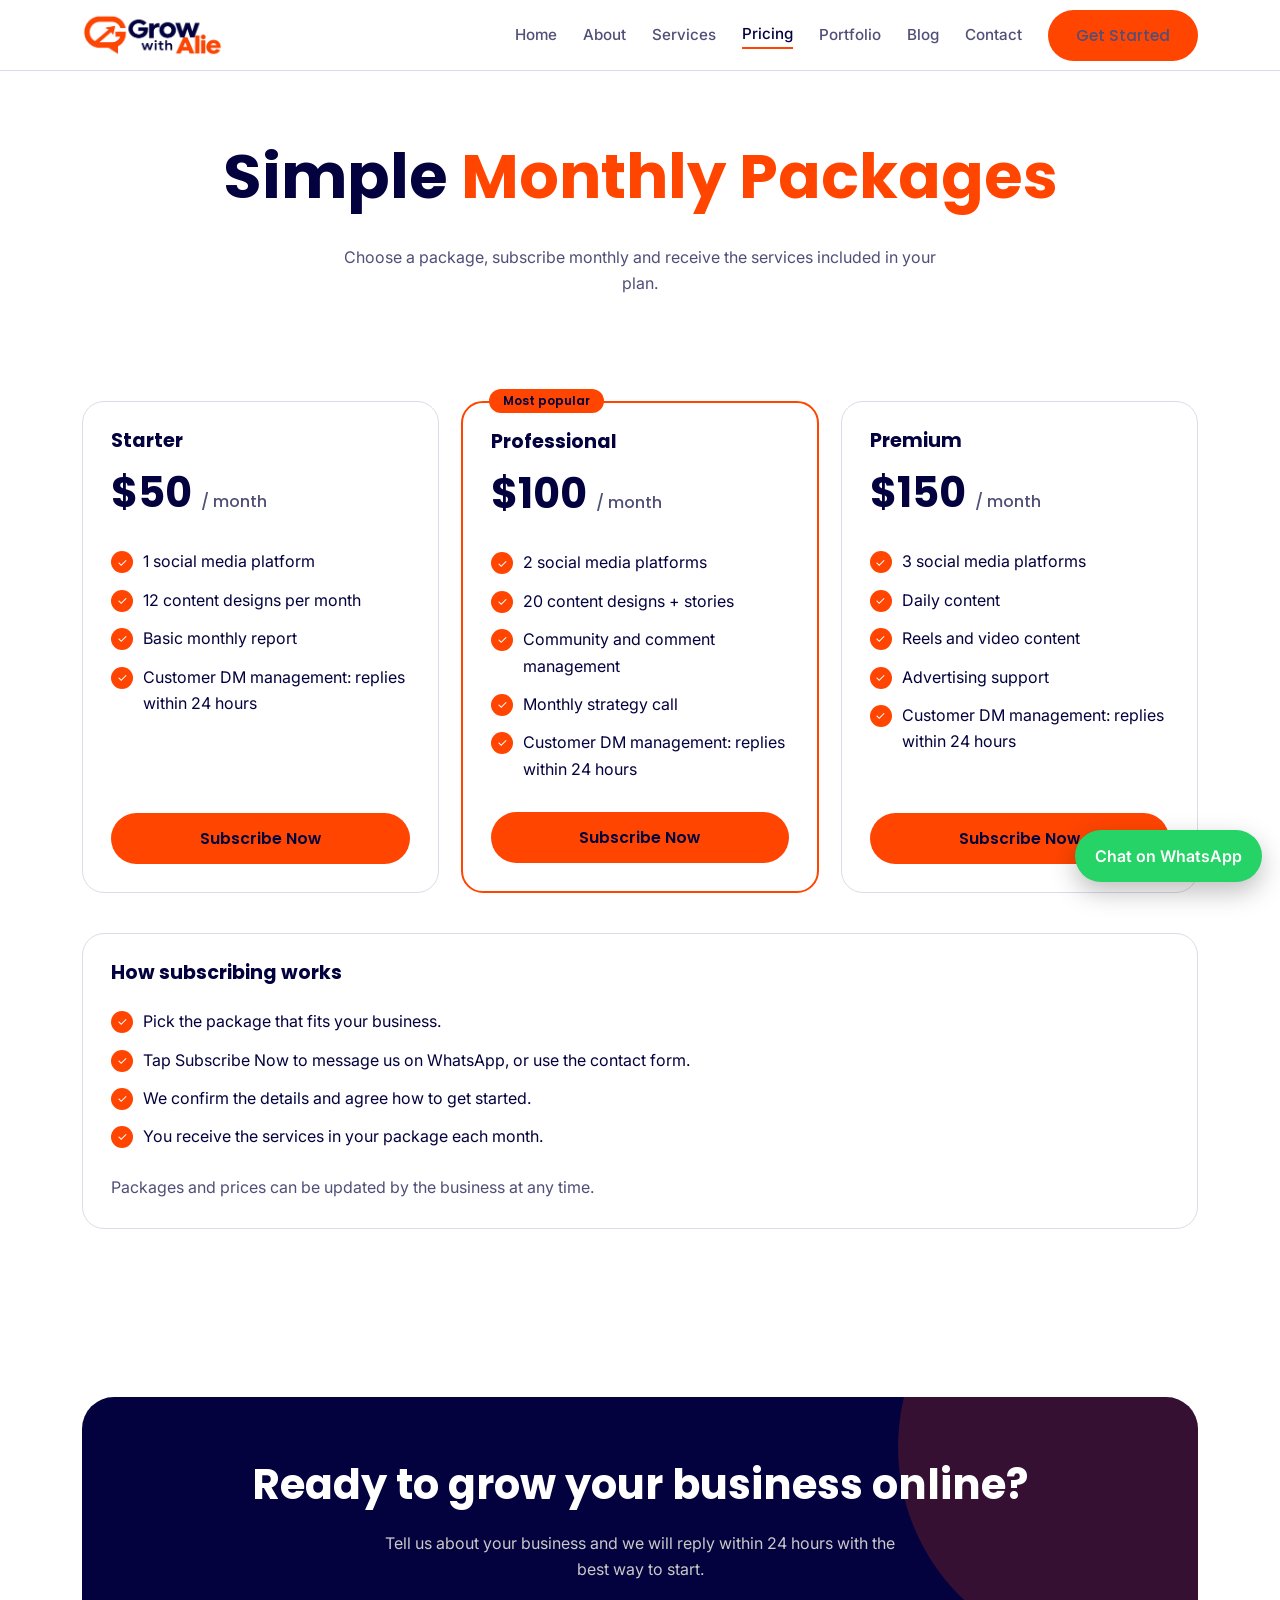
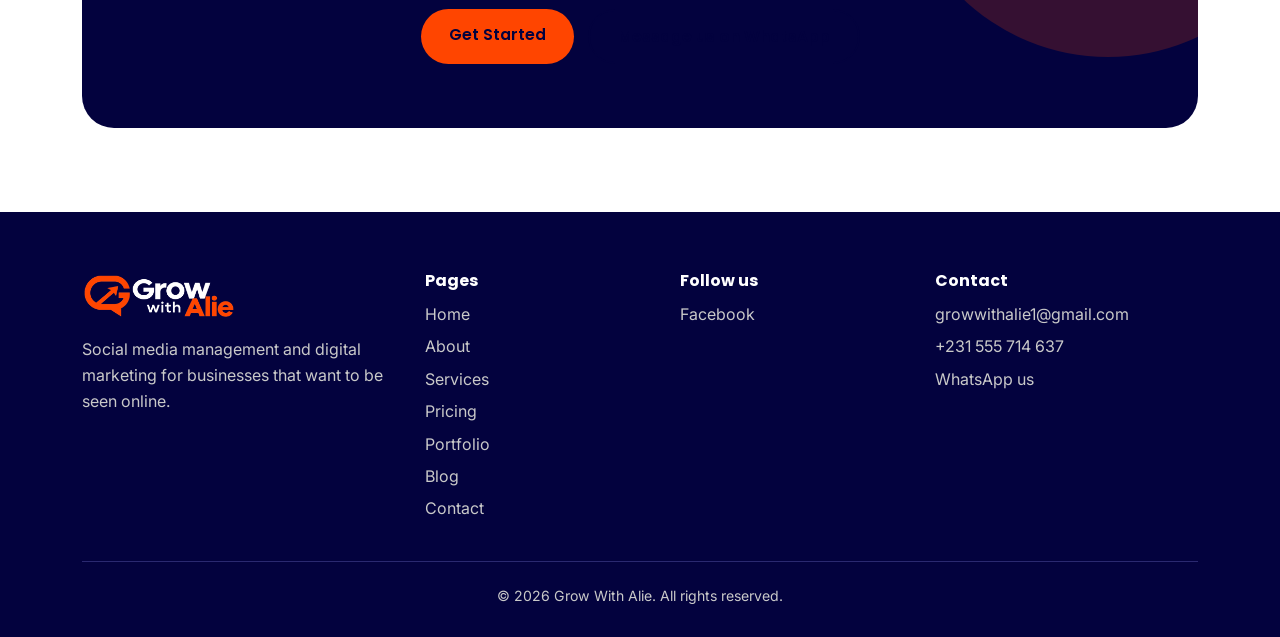
<file: pricing.html>
<!DOCTYPE html><html lang="en"><head><meta charset="utf-8"><meta name="viewport" content="width=device-width,initial-scale=1">
<title>Social Media Management Packages & Pricing | Grow With Alie</title><meta name="description" content="Compare monthly social media management packages from Grow With Alie and subscribe on WhatsApp."><meta property="og:title" content="Social Media Management Packages & Pricing | Grow With Alie"><meta property="og:description" content="Compare monthly social media management packages from Grow With Alie and subscribe on WhatsApp."><meta property="og:image" content="assets/logo.png"><meta name="theme-color" content="#FF4500">
<link rel="icon" href="assets/favicon.png"><link rel="preconnect" href="https://fonts.googleapis.com"><link rel="preconnect" href="https://fonts.gstatic.com" crossorigin>
<link href="https://fonts.googleapis.com/css2?family=Inter:wght@400;500;600&family=Poppins:wght@500;600;700&display=swap" rel="stylesheet"><link rel="stylesheet" href="styles.css">
<script type="application/ld+json">{"@context": "https://schema.org", "@type": "ProfessionalService", "name": "Grow With Alie", "description": "Social media management and digital marketing agency.", "email": "growwithalie1@gmail.com", "telephone": "+231555714637", "areaServed": "Liberia"}</script></head><body><a class="skip" href="#main">Skip to content</a>
<nav aria-label="Main"><div class="w"><a href="index.html"><img src="assets/logo.png" alt="Grow With Alie logo"></a><button class="mb" aria-label="Menu" aria-expanded="false">☰</button><div class="links"><a href="index.html">Home</a><a href="about.html">About</a><a href="services.html">Services</a><a href="pricing.html" class="on" aria-current="page">Pricing</a><a href="portfolio.html">Portfolio</a><a href="blog.html">Blog</a><a href="contact.html">Contact</a><a class="btn" href="contact.html">Get Started</a></div></div></nav>
<main id="main"><section class="pg"><div class="w"><h1>Simple <span class="gt">Monthly Packages</span></h1><p>Choose a package, subscribe monthly and receive the services included in your plan.</p></div></section><section class="sec"><div class="w"><div class="grid" id="pk"></div><div class="card rv" style="margin-top:40px"><h3>How subscribing works</h3><ul class="ck"><li>Pick the package that fits your business.</li><li>Tap Subscribe Now to message us on WhatsApp, or use the contact form.</li><li>We confirm the details and agree how to get started.</li><li>You receive the services in your package each month.</li></ul><p>Packages and prices can be updated by the business at any time.</p></div></div></section><section class="sec"><div class="w"><div class="cb rv"><h2>Ready to grow your business online?</h2><p>Tell us about your business and we will reply within 24 hours with the best way to start.</p><div class="cta" style="justify-content:center"><a class="btn" href="contact.html">Get Started</a><a class="btn o" data-wa="Hello Grow With Alie, I would like to start a subscription inquiry.">Message us on WhatsApp</a></div></div></div></section></main>
<footer><div class="w"><div class="grid"><div><img src="assets/logo-white.png" alt="Grow With Alie"><p>Social media management and digital marketing for businesses that want to be seen online.</p></div>
<div><h3>Pages</h3><a href="index.html">Home</a><a href="about.html">About</a><a href="services.html">Services</a><a href="pricing.html">Pricing</a><a href="portfolio.html">Portfolio</a><a href="blog.html">Blog</a><a href="contact.html">Contact</a></div><div><h3>Follow us</h3><div class="soc"></div></div><div><h3>Contact</h3><a data-mail href="#"></a><a data-phone href="#"></a><a data-wa="Hello Grow With Alie, I would like to know more about your services.">WhatsApp us</a></div></div>
<div class="bt">© <span class="yr"></span> Grow With Alie. All rights reserved.</div></div></footer>
<a class="wa" data-wa="Hello Grow With Alie, I would like to know more about your services." aria-label="Chat on WhatsApp">Chat on WhatsApp</a><script src="config.js"></script><script src="app.js"></script></body></html>
</file>
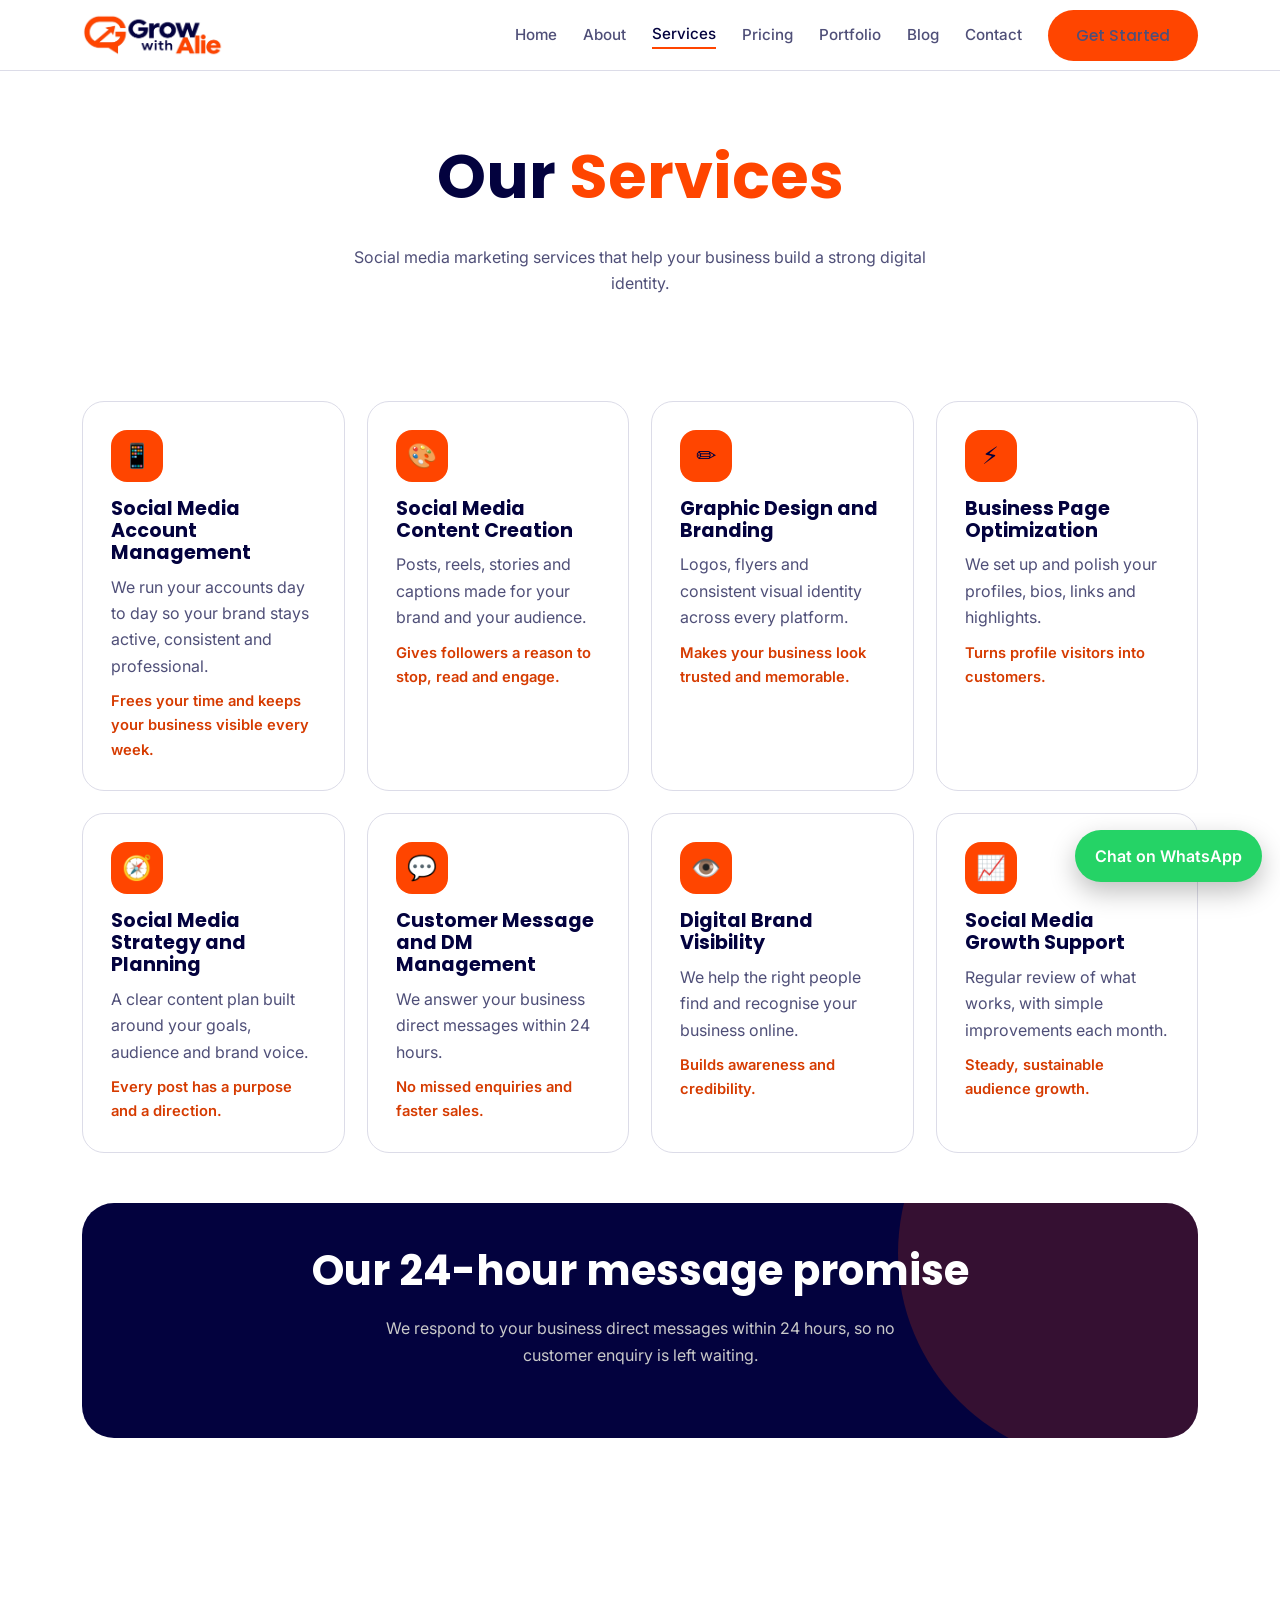
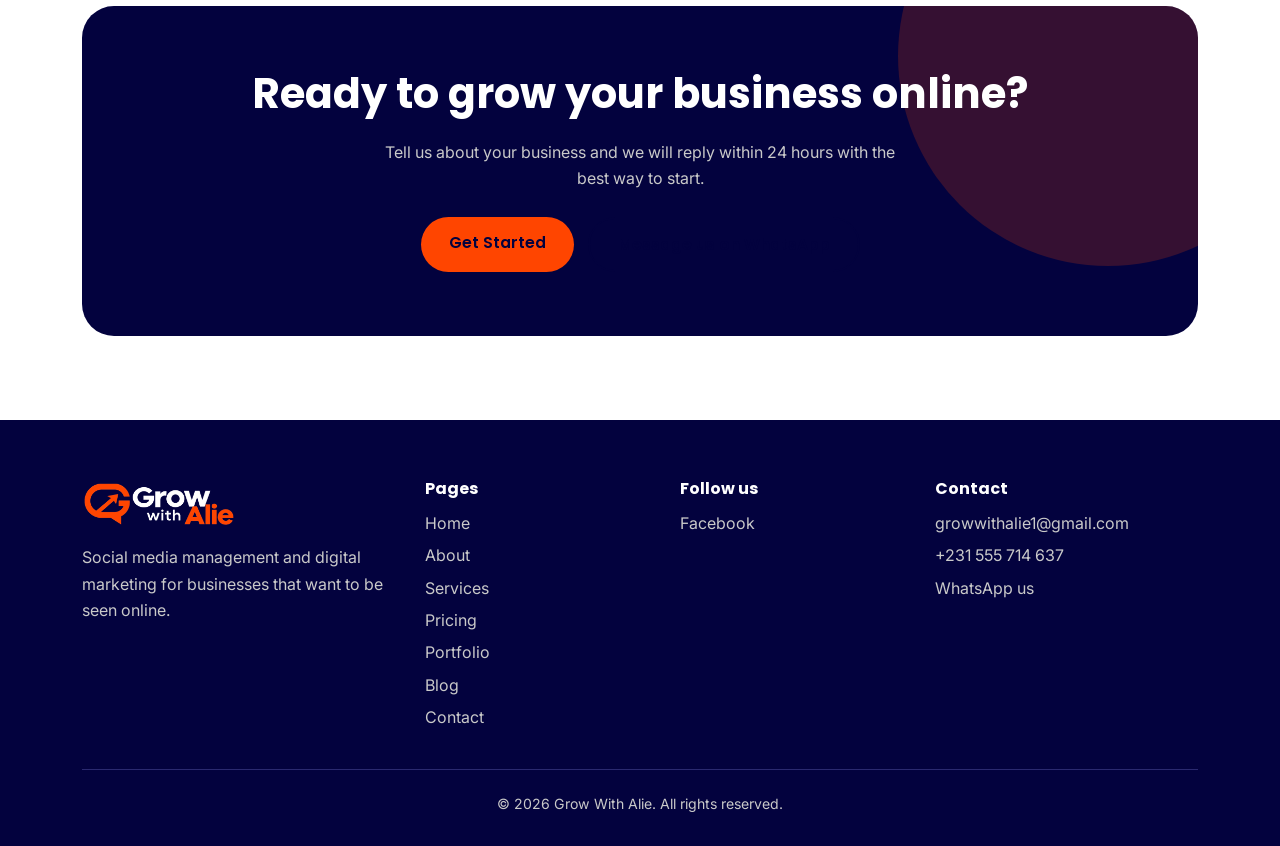
<file: services.html>
<!DOCTYPE html><html lang="en"><head><meta charset="utf-8"><meta name="viewport" content="width=device-width,initial-scale=1">
<title>Social Media Marketing Services | Grow With Alie</title><meta name="description" content="Social media account management, content creation, branding, page optimization, strategy and DM management from Grow With Alie."><meta property="og:title" content="Social Media Marketing Services | Grow With Alie"><meta property="og:description" content="Social media account management, content creation, branding, page optimization, strategy and DM management from Grow With Alie."><meta property="og:image" content="assets/logo.png"><meta name="theme-color" content="#FF4500">
<link rel="icon" href="assets/favicon.png"><link rel="preconnect" href="https://fonts.googleapis.com"><link rel="preconnect" href="https://fonts.gstatic.com" crossorigin>
<link href="https://fonts.googleapis.com/css2?family=Inter:wght@400;500;600&family=Poppins:wght@500;600;700&display=swap" rel="stylesheet"><link rel="stylesheet" href="styles.css">
<script type="application/ld+json">{"@context": "https://schema.org", "@type": "ProfessionalService", "name": "Grow With Alie", "description": "Social media management and digital marketing agency.", "email": "growwithalie1@gmail.com", "telephone": "+231555714637", "areaServed": "Liberia"}</script></head><body><a class="skip" href="#main">Skip to content</a>
<nav aria-label="Main"><div class="w"><a href="index.html"><img src="assets/logo.png" alt="Grow With Alie logo"></a><button class="mb" aria-label="Menu" aria-expanded="false">☰</button><div class="links"><a href="index.html">Home</a><a href="about.html">About</a><a href="services.html" class="on" aria-current="page">Services</a><a href="pricing.html">Pricing</a><a href="portfolio.html">Portfolio</a><a href="blog.html">Blog</a><a href="contact.html">Contact</a><a class="btn" href="contact.html">Get Started</a></div></div></nav>
<main id="main"><section class="pg"><div class="w"><h1>Our <span class="gt">Services</span></h1><p>Social media marketing services that help your business build a strong digital identity.</p></div></section><section class="sec"><div class="w"><div class="grid"><div class="card rv"><div class="ic">📱</div><h3>Social Media Account Management</h3><p>We run your accounts day to day so your brand stays active, consistent and professional.</p><p style="margin-top:10px;color:#D63B00;font-weight:600;font-size:.92rem">Frees your time and keeps your business visible every week.</p></div><div class="card rv"><div class="ic">🎨</div><h3>Social Media Content Creation</h3><p>Posts, reels, stories and captions made for your brand and your audience.</p><p style="margin-top:10px;color:#D63B00;font-weight:600;font-size:.92rem">Gives followers a reason to stop, read and engage.</p></div><div class="card rv"><div class="ic">✏️</div><h3>Graphic Design and Branding</h3><p>Logos, flyers and consistent visual identity across every platform.</p><p style="margin-top:10px;color:#D63B00;font-weight:600;font-size:.92rem">Makes your business look trusted and memorable.</p></div><div class="card rv"><div class="ic">⚡</div><h3>Business Page Optimization</h3><p>We set up and polish your profiles, bios, links and highlights.</p><p style="margin-top:10px;color:#D63B00;font-weight:600;font-size:.92rem">Turns profile visitors into customers.</p></div><div class="card rv"><div class="ic">🧭</div><h3>Social Media Strategy and Planning</h3><p>A clear content plan built around your goals, audience and brand voice.</p><p style="margin-top:10px;color:#D63B00;font-weight:600;font-size:.92rem">Every post has a purpose and a direction.</p></div><div class="card rv"><div class="ic">💬</div><h3>Customer Message and DM Management</h3><p>We answer your business direct messages within 24 hours.</p><p style="margin-top:10px;color:#D63B00;font-weight:600;font-size:.92rem">No missed enquiries and faster sales.</p></div><div class="card rv"><div class="ic">👁️</div><h3>Digital Brand Visibility</h3><p>We help the right people find and recognise your business online.</p><p style="margin-top:10px;color:#D63B00;font-weight:600;font-size:.92rem">Builds awareness and credibility.</p></div><div class="card rv"><div class="ic">📈</div><h3>Social Media Growth Support</h3><p>Regular review of what works, with simple improvements each month.</p><p style="margin-top:10px;color:#D63B00;font-weight:600;font-size:.92rem">Steady, sustainable audience growth.</p></div></div><div class="cb rv" style="margin-top:50px;padding:44px 24px"><h2>Our 24-hour message promise</h2><p>We respond to your business direct messages within 24 hours, so no customer enquiry is left waiting.</p></div></div></section><section class="sec"><div class="w"><div class="cb rv"><h2>Ready to grow your business online?</h2><p>Tell us about your business and we will reply within 24 hours with the best way to start.</p><div class="cta" style="justify-content:center"><a class="btn" href="contact.html">Get Started</a><a class="btn o" data-wa="Hello Grow With Alie, I would like to start a subscription inquiry.">Message us on WhatsApp</a></div></div></div></section></main>
<footer><div class="w"><div class="grid"><div><img src="assets/logo-white.png" alt="Grow With Alie"><p>Social media management and digital marketing for businesses that want to be seen online.</p></div>
<div><h3>Pages</h3><a href="index.html">Home</a><a href="about.html">About</a><a href="services.html">Services</a><a href="pricing.html">Pricing</a><a href="portfolio.html">Portfolio</a><a href="blog.html">Blog</a><a href="contact.html">Contact</a></div><div><h3>Follow us</h3><div class="soc"></div></div><div><h3>Contact</h3><a data-mail href="#"></a><a data-phone href="#"></a><a data-wa="Hello Grow With Alie, I would like to know more about your services.">WhatsApp us</a></div></div>
<div class="bt">© <span class="yr"></span> Grow With Alie. All rights reserved.</div></div></footer>
<a class="wa" data-wa="Hello Grow With Alie, I would like to know more about your services." aria-label="Chat on WhatsApp">Chat on WhatsApp</a><script src="config.js"></script><script src="app.js"></script></body></html>
</file>
<file: styles.css>
:root{--o1:#FF4500;--o2:#FF6A33;--g:#03023E;--ink:#03023E;--mut:#4f4f78;--bg:#ffffff;--ln:#dcdce8;--soft:#f3f3f7;--grad:#FF4500}
*{box-sizing:border-box}html{scroll-behavior:smooth}
body{margin:0;font:16px/1.65 Inter,system-ui,sans-serif;color:var(--ink);background:var(--bg)}
h1,h2,h3{font-family:Poppins,Inter,sans-serif;line-height:1.15;margin:0 0 .5em;color:var(--ink)}
h1{font-size:clamp(2.2rem,5.4vw,3.9rem);font-weight:700}h2{font-size:clamp(1.7rem,3.6vw,2.6rem);font-weight:700}h3{font-size:1.2rem}
a{color:inherit}img{max-width:100%;display:block}
.w{max-width:1160px;margin:0 auto;padding:0 22px}.sec{padding:84px 0}.alt{background:var(--soft)}.dark{background:var(--g);color:#fff}.dark h2,.dark h3{color:#fff}
.skip{position:absolute;left:-999px}.skip:focus{left:10px;top:10px;background:#fff;padding:8px;z-index:99}
:focus-visible{outline:3px solid var(--o1);outline-offset:3px}
nav{position:sticky;top:0;z-index:20;background:rgba(255,255,255,.92);backdrop-filter:blur(12px);border-bottom:1px solid var(--ln)}
nav .w{display:flex;align-items:center;justify-content:space-between;height:70px}
nav img{height:44px}.links{display:flex;align-items:center;gap:26px}.links a{text-decoration:none;font-weight:500;font-size:.95rem;color:var(--mut)}.links a.on,.links a:hover{color:var(--ink)}
.links a.on{border-bottom:2px solid var(--o1)}
.btn{display:inline-block;background:var(--grad);color:var(--ink);border:0;padding:14px 28px;border-radius:999px;font:600 .98rem Poppins,sans-serif;text-decoration:none;cursor:pointer;transition:transform .2s,box-shadow .2s}
.btn:hover{transform:translateY(-3px);box-shadow:0 12px 28px rgba(255,69,0,.35)}.btn.o{background:transparent;border:2px solid var(--ink)}.btn.o:hover{box-shadow:none;background:var(--ink);color:#fff}
.dark .btn.o{border-color:#fff;color:#fff}.dark .btn.o:hover{background:#fff;color:var(--g)}
.nav .btn{padding:10px 22px}.mb{display:none;background:none;border:1px solid var(--ln);border-radius:10px;width:44px;height:40px;font-size:1.3rem;cursor:pointer}
.hero{padding:90px 0 70px;position:relative;overflow:hidden}.hero .w{display:grid;grid-template-columns:1fr 1fr;gap:50px;align-items:center}
.tag{display:inline-block;background:#fff;border:1px solid var(--ln);color:#D63B00;font-weight:600;font-size:.82rem;padding:6px 16px;border-radius:999px;margin-bottom:18px}
.hero h1 span,.gt{background:var(--grad);-webkit-background-clip:text;background-clip:text;color:transparent}
.hero p.l{font-size:1.15rem;color:var(--mut);max-width:34em;margin:0 0 30px}.cta{display:flex;gap:14px;flex-wrap:wrap}
.vis{position:relative;height:430px}.orb{position:absolute;inset:30px 20px 30px 60px;border-radius:50%;background:var(--grad);opacity:.18;filter:blur(2px)}
.vis>img{position:absolute;left:50%;top:50%;width:300px;aspect-ratio:1;object-fit:cover;border-radius:50%;transform:translate(-50%,-50%);border:10px solid #fff;box-shadow:0 24px 60px rgba(3,2,62,.25)}
.chip{position:absolute;background:#fff;border:1px solid var(--ln);border-radius:16px;padding:12px 18px;font:600 .88rem Poppins,sans-serif;box-shadow:0 14px 34px rgba(3,2,62,.12);animation:fl 5s ease-in-out infinite}
.chip b{color:#D63B00}.c1{top:6px;left:0}.c2{bottom:6px;left:-10px;animation-delay:1.2s}.c3{top:6px;right:0;animation-delay:2.2s}
@keyframes fl{50%{transform:translateY(-12px)}}
.hd{text-align:center;max-width:640px;margin:0 auto 46px}.hd p{color:var(--mut)}.dark .hd p{color:#c9c9c9}
.grid{display:grid;grid-template-columns:repeat(auto-fit,minmax(250px,1fr));gap:22px}
.card{background:#fff;border:1px solid var(--ln);border-radius:22px;padding:28px;transition:transform .25s,box-shadow .25s,border-color .25s}
.card:hover{transform:translateY(-6px);box-shadow:0 22px 48px rgba(3,2,62,.12);border-color:var(--o1)}.card p{color:var(--mut);margin:0}
.ic{width:52px;height:52px;border-radius:16px;background:var(--grad);display:grid;place-items:center;font-size:1.5rem;margin-bottom:16px}
.two{display:grid;grid-template-columns:1fr 1fr;gap:56px;align-items:center}.two img{border-radius:26px;box-shadow:0 24px 60px rgba(3,2,62,.18)}
.ck{list-style:none;padding:0;margin:18px 0}.ck li{padding:6px 0 6px 32px;position:relative}.ck li:before{content:"✓";position:absolute;left:0;color:#fff;background:var(--grad);width:22px;height:22px;border-radius:50%;font-size:.75rem;display:grid;place-items:center;top:9px}
.pk{display:flex;flex-direction:column}.pk .pr{font:700 2.6rem Poppins,sans-serif}.pk .pr small{font-size:1rem;color:var(--mut);font-weight:500}.pk.pop{border:2px solid var(--o1);position:relative}
.pk.pop:before{content:attr(data-b);position:absolute;top:-14px;left:26px;background:var(--grad);padding:3px 14px;border-radius:999px;font:600 .75rem Poppins,sans-serif}.pk .btn{margin-top:auto;text-align:center}.pk .ck{margin-bottom:24px}
.flt{display:flex;gap:10px;flex-wrap:wrap;justify-content:center;margin-bottom:34px}.flt button{border:1px solid var(--ln);background:#fff;padding:9px 20px;border-radius:999px;font:500 .9rem Inter;cursor:pointer}.flt button.on{background:var(--ink);color:#fff;border-color:var(--ink)}
.pf{display:grid;grid-template-columns:repeat(auto-fill,minmax(260px,1fr));gap:22px}.pi{border-radius:22px;overflow:hidden;background:#fff;border:1px solid var(--ln);transition:transform .25s}.pi:hover{transform:translateY(-6px)}
.pi img{width:100%;aspect-ratio:4/5;object-fit:cover}.pi div{padding:16px 20px}.pi small{color:#D63B00;font-weight:600}.pi h3{margin:2px 0 0;font-size:1.05rem}
.note{text-align:center;color:var(--mut);font-size:.9rem;margin-top:26px}
.cb{background:var(--g);color:#fff;border-radius:32px;padding:64px 28px;text-align:center;position:relative;overflow:hidden}.cb:after{content:"";position:absolute;width:420px;height:420px;border-radius:50%;background:var(--grad);opacity:.2;right:-120px;top:-160px}
.cb h2{color:#fff}.cb p{color:#c9c9c9;max-width:34em;margin:0 auto 26px}.cb>*{position:relative;z-index:1}
form{display:grid;gap:16px}.fr{display:grid;grid-template-columns:1fr 1fr;gap:16px}label{display:grid;gap:6px;font-weight:600;font-size:.88rem}
input,select,textarea{font:400 1rem Inter,sans-serif;padding:13px 15px;border:1.5px solid var(--ln);border-radius:12px;background:#fff;width:100%}textarea{min-height:130px}
.msg{min-height:1.4em;font-weight:500}.box{background:#fff;border:1px solid var(--ln);border-radius:24px;padding:30px}
.pg{padding:70px 0 20px;text-align:center}.pg p{color:var(--mut);max-width:38em;margin:0 auto}
details{background:#fff;border:1px solid var(--ln);border-radius:18px;padding:18px 22px}summary{cursor:pointer;font:600 1.05rem Poppins,sans-serif}details p{color:var(--mut);margin:12px 0 0}
footer{background:var(--g);color:#c9c9c9;padding:60px 0 30px}footer .grid{grid-template-columns:1.4fr 1fr 1fr 1.2fr;gap:36px}footer h3{color:#fff;font-size:1rem}footer a{display:block;text-decoration:none;padding:3px 0}footer a:hover{color:var(--o2)}
footer .bt{border-top:1px solid #2a2970;margin-top:36px;padding-top:22px;font-size:.88rem;text-align:center}footer img{height:48px;margin-bottom:14px}.pi.w{grid-column:span 2}.pi.w img{aspect-ratio:7/5}@media(max-width:640px){.pi.w{grid-column:auto}}
.wa{position:fixed;right:18px;bottom:18px;z-index:30;background:#25d366;color:#fff;padding:13px 20px;border-radius:999px;font-weight:600;text-decoration:none;box-shadow:0 10px 26px rgba(0,0,0,.25)}
.rv{opacity:0;transform:translateY(26px);transition:opacity .7s,transform .7s}.rv.in{opacity:1;transform:none}
@media(prefers-reduced-motion:reduce){.rv{opacity:1;transform:none;transition:none}.chip{animation:none}html{scroll-behavior:auto}}
@media(max-width:900px){.mb{display:block}.links{display:none;position:absolute;top:70px;left:0;right:0;background:var(--bg);flex-direction:column;align-items:stretch;gap:0;border-bottom:1px solid var(--ln)}.links.open{display:flex}.links a{padding:15px 22px;border-top:1px solid var(--ln)}.links .btn{margin:14px 22px;text-align:center}
.hero .w,.two{grid-template-columns:1fr}.vis{height:300px}.sec{padding:60px 0}footer .grid{grid-template-columns:1fr 1fr}.fr{grid-template-columns:1fr}}
@media(max-width:520px){footer .grid{grid-template-columns:1fr}.cta .btn{width:100%;text-align:center}}

.ss{position:absolute;left:50%;top:50%;width:min(calc(100% - 36px),540px);aspect-ratio:3/2;transform:translate(-50%,-50%);border-radius:26px;overflow:hidden;background:#fff;border:8px solid #fff;box-shadow:0 24px 60px rgba(3,2,62,.25)}
.ss-v,.sl{position:absolute;inset:0;margin:0}.sl{opacity:0;visibility:hidden;transition:opacity .8s,visibility 0s .8s}.sl.on{opacity:1;visibility:visible;transition:opacity .8s}
.sl img{width:100%;height:100%;object-fit:cover}.sl img.ct{object-fit:contain;background:#fff}
.ss-b,.ss-p{position:absolute;border:0;background:rgba(255,255,255,.92);color:var(--ink);cursor:pointer;display:grid;place-items:center;box-shadow:0 6px 18px rgba(3,2,62,.2)}
.ss-b{top:50%;width:38px;height:38px;margin-top:-19px;border-radius:50%;font:600 1.5rem/1 Poppins,sans-serif;padding:0 0 3px}.ss-prev{left:10px}.ss-next{right:10px}
.ss-p{top:10px;right:10px;width:34px;height:34px;border-radius:50%;font-size:.7rem;padding:0}.ss-b:hover,.ss-p:hover{background:var(--o1)}
.ss-d{position:absolute;left:50%;bottom:12px;transform:translateX(-50%);display:flex;gap:8px;background:rgba(255,255,255,.92);padding:7px 11px;border-radius:999px;box-shadow:0 6px 18px rgba(3,2,62,.2)}
.ss-d button{width:10px;height:10px;border-radius:50%;border:0;padding:0;background:#b9b9d0;cursor:pointer;transition:width .25s,background .25s}.ss-d button.on{background:var(--o1);width:26px;border-radius:999px}
.tc{text-align:center;display:flex;flex-direction:column;align-items:center}.tc .lg{height:150px;width:100%;display:grid;place-items:center;margin-bottom:14px}.tc .lg img{max-height:150px;max-width:78%;width:auto;object-fit:contain}
.tc .q{font-size:1.05rem;margin:0 0 14px}.tc h3{margin:0 0 4px}#ts{max-width:880px;margin:0 auto}
.role{display:inline-block;background:var(--o1);color:var(--ink);font:600 .8rem Poppins,sans-serif;line-height:1.5;padding:2px 12px;border-radius:999px;margin-right:10px;vertical-align:middle}
.mem{display:grid;grid-template-columns:minmax(200px,320px) 1fr;gap:40px;align-items:center;background:#fff;border:1px solid var(--ln);border-radius:26px;padding:28px;box-shadow:0 24px 60px rgba(3,2,62,.1)}
.mem img{width:100%;aspect-ratio:1;object-fit:cover;border-radius:20px}.mem .nm{font-size:clamp(1.4rem,3vw,2rem);margin-bottom:14px}.mem .nm .role{font-size:.9rem;padding:3px 14px}.mem p{color:var(--mut);margin:0 0 12px}
.sub{margin:46px 0 18px;font-size:1.35rem}.tmg{grid-template-columns:repeat(auto-fit,minmax(240px,1fr))}.pend{border:2px dashed var(--ln);background:var(--soft);text-align:center;display:grid;place-items:center;min-height:120px}.pend h3{margin:0;color:var(--mut)}.pend:hover{transform:none;box-shadow:none;border-color:var(--ln)}
.tmc img{width:100%;aspect-ratio:1;object-fit:cover;border-radius:16px;margin-bottom:14px}.tmc h3{margin:0}
@media(prefers-reduced-motion:reduce){.sl,.sl.on{transition:none}}
@media(max-width:900px){.mem{grid-template-columns:1fr;gap:24px}.mem img{max-width:320px}}
@media(max-width:520px){.ss-b{width:32px;height:32px;margin-top:-16px}.ss-prev{left:6px}.ss-next{right:6px}.tc .lg{height:120px}}
</file>
